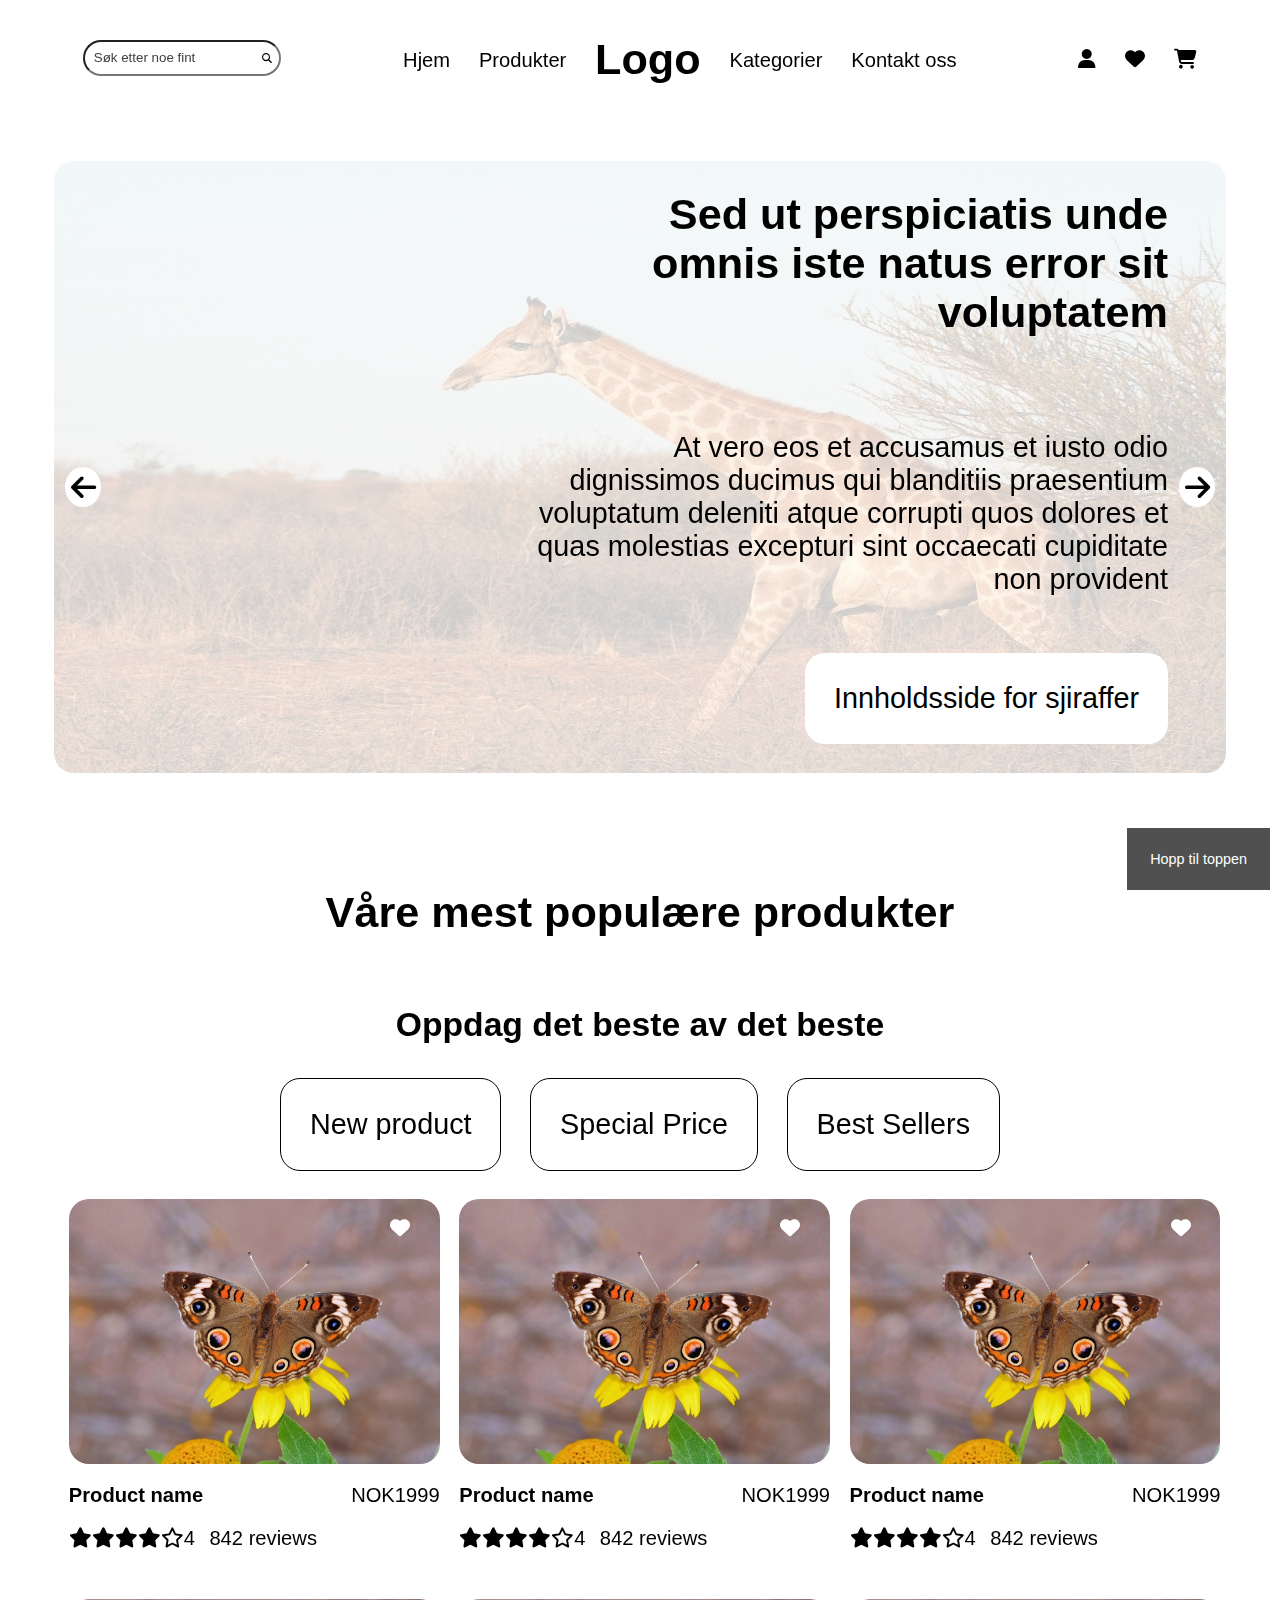
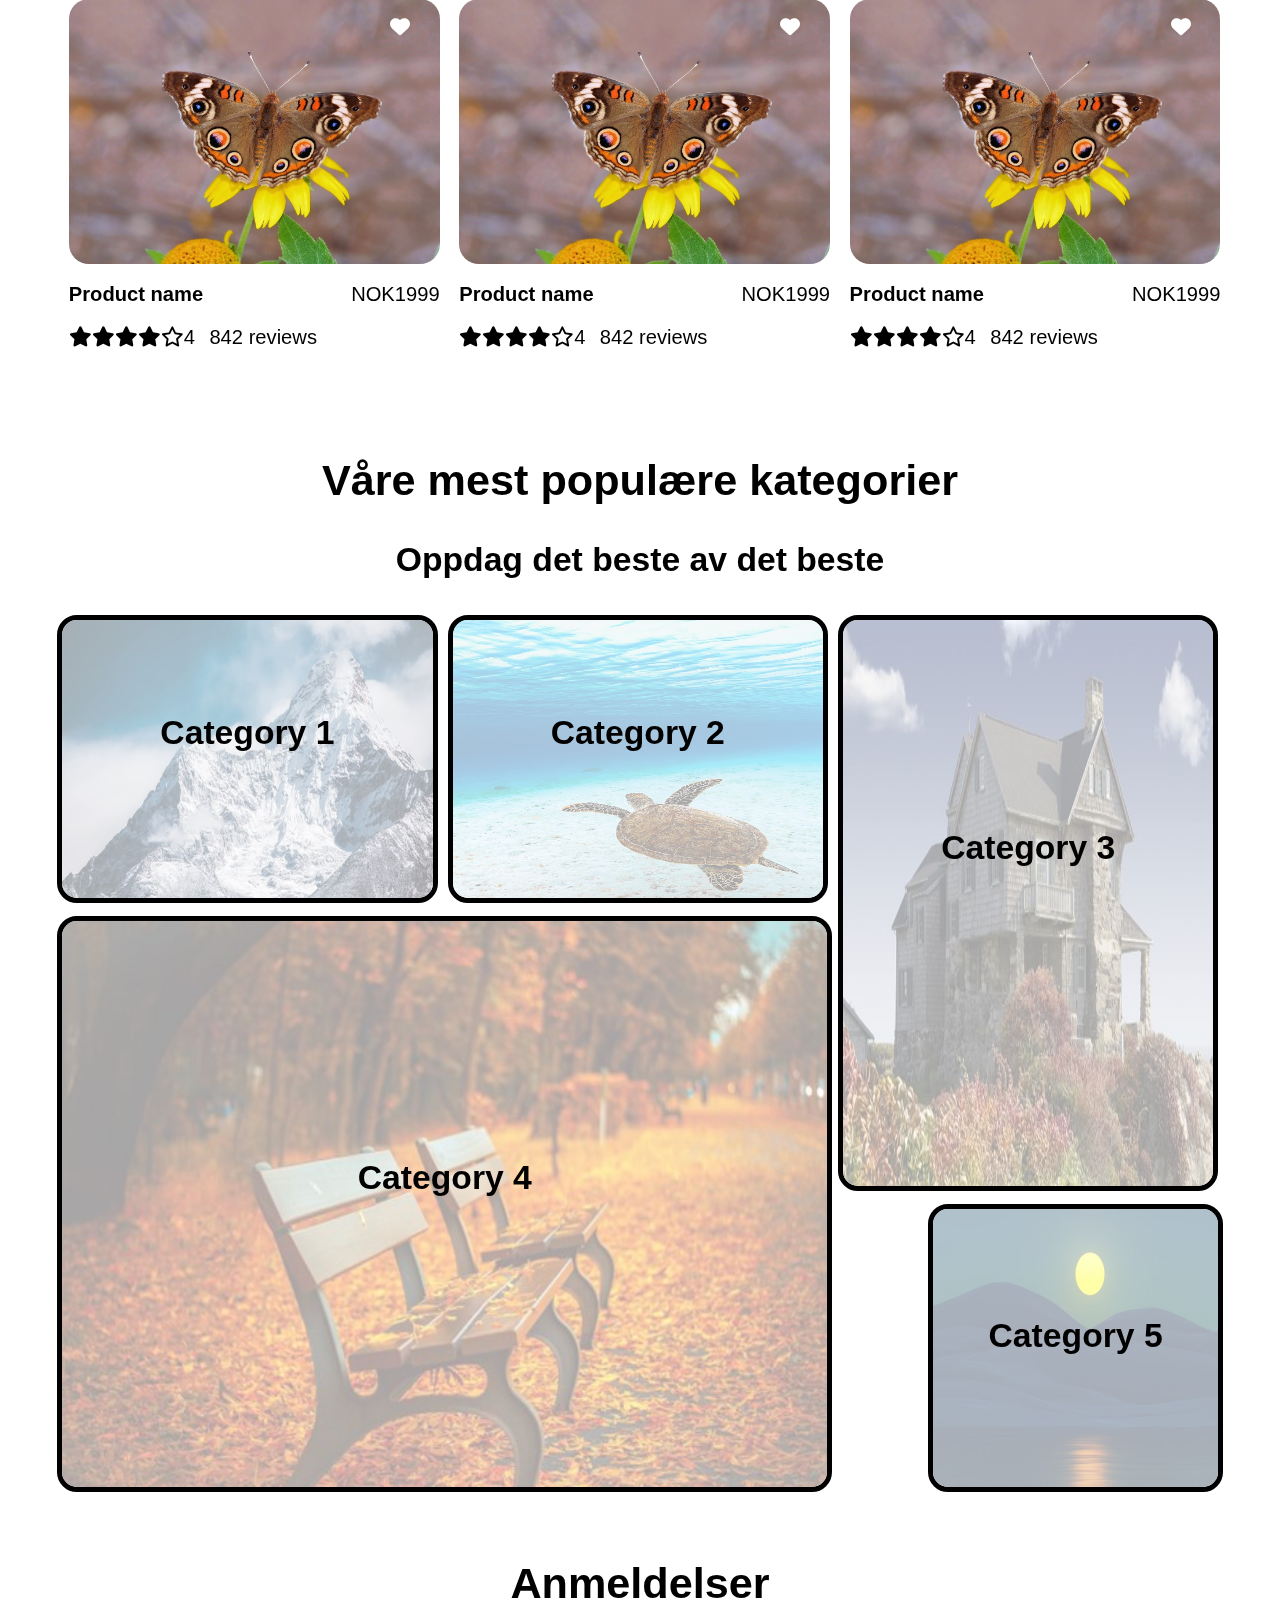
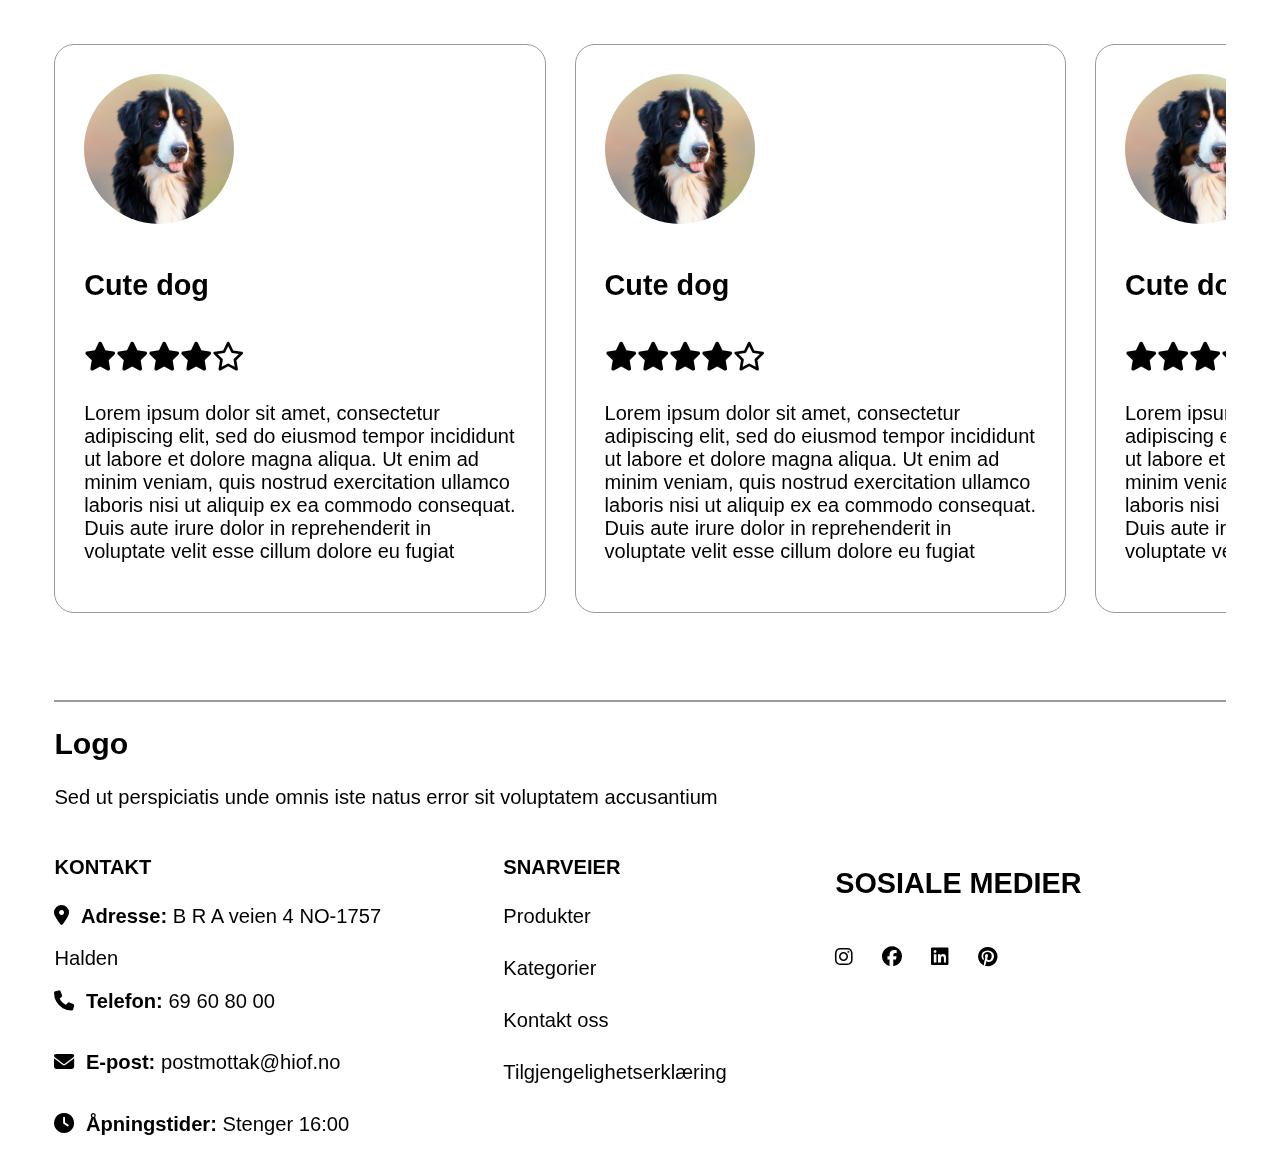
<file: index.html>
<!DOCTYPE html>
<html lang="no">
<head>
    <meta charset="UTF-8">
    <meta name="viewport" content="width=device-width, initial-scale=1.0">
    <meta name="description" content="Hovedsiden for Webutvikling Eksamen 2024.">
    <meta name="author" content="Daniel Karlsen">
    <link href="ikoner/css/fontawesome.css" rel="stylesheet">
    <link href="ikoner/css/brands.css" rel="stylesheet">
    <link href="ikoner/css/solid.css" rel="stylesheet">
    <link href="ikoner/css/regular.css" rel="stylesheet">
    <link rel="stylesheet" href="css/style.css">
    <title>Hovedside for Webutvikling Eksamen</title>
</head>
<body>
    <div id="container">
        <header>
            <nav class="skip">
                <ul>
                    <li><a tabindex="1" href="#popular_products">Hopp til hovedinnholdet</a></li>
                </ul>
            </nav>
            <label>
                <input type="search" placeholder="Søk etter noe fint">
                <i class="fa-solid fa-magnifying-glass magglass"></i>
            </label>
            <nav class="nav1">
                <ul>
                    <li><a href="index.html">Hjem</a></li>
                    <li><a href="#popular_products">Produkter</a></li>
                    <li><a href="index.html"><h1>Logo</h1></a></li>
                    <li><a href="#popular_categories">Kategorier</a></li>
                    <li><a href="#contact_information">Kontakt oss</a></li>
                </ul>
            </nav>
            <nav>
                <ul class="navul2">
                    <li><i class="fa-solid fa-user"></i></li>
                    <li><i class="fa-solid fa-heart"></i></li>
                    <li><a aria-label="Til handlekurven" href="checkout.html"><i class="fa-solid fa-cart-shopping"></i></a></li> <!--Lagt til aria label for skjermleser-->
                </ul>
            </nav>
        </header>

        <main>
            <section id="banner">
                <article>
                    <img src="img/giraffe.jpg" alt="Sjiraff som går rundt i savannen"> <!--Image by <a href="https://pixabay.com/users/makabera-6773476/?utm_source=link-attribution&utm_medium=referral&utm_campaign=image&utm_content=9146077">Markus Kammermann</a> from <a href="https://pixabay.com//?utm_source=link-attribution&utm_medium=referral&utm_campaign=image&utm_content=9146077">Pixabay</a>-->
                    <h2 lang="zxx">Sed ut perspiciatis unde omnis iste natus error sit voluptatem</h2>
                    <p lang="zxx">At vero eos et accusamus et iusto odio dignissimos ducimus qui blanditiis praesentium voluptatum deleniti atque corrupti quos dolores et quas molestias excepturi sint occaecati cupiditate non provident</p>
                    <a href="https://wwf.panda.org/discover/knowledge_hub/endangered_species/giraffe_intro/">Innholdsside for sjiraffer</a>
                    <i class="fa-solid fa-arrow-left leftarrow"></i>
                    <i class="fa-solid fa-arrow-right rightarrow"></i>
                </article>

                <article>
                    <img src="img/giraffe.jpg" alt="Sjiraff som går rundt i savannen"> <!--Image by <a href="https://pixabay.com/users/makabera-6773476/?utm_source=link-attribution&utm_medium=referral&utm_campaign=image&utm_content=9146077">Markus Kammermann</a> from <a href="https://pixabay.com//?utm_source=link-attribution&utm_medium=referral&utm_campaign=image&utm_content=9146077">Pixabay</a>-->
                    <h2 lang="zxx">Sed ut perspiciatis unde omnis iste natus error sit voluptatem</h2>
                    <p lang="zxx">At vero eos et accusamus et iusto odio dignissimos ducimus qui blanditiis praesentium voluptatum deleniti atque corrupti quos dolores et quas molestias excepturi sint occaecati cupiditate non provident</p>
                    <a href="https://wwf.panda.org/discover/knowledge_hub/endangered_species/giraffe_intro/">Innholdsside for sjiraffer</a>
                    <i class="fa-solid fa-arrow-left leftarrow"></i>
                    <i class="fa-solid fa-arrow-right rightarrow"></i>
                </article>

                <article>
                    <img src="img/giraffe.jpg" alt="Sjiraff som går rundt i savannen"> <!--Image by <a href="https://pixabay.com/users/makabera-6773476/?utm_source=link-attribution&utm_medium=referral&utm_campaign=image&utm_content=9146077">Markus Kammermann</a> from <a href="https://pixabay.com//?utm_source=link-attribution&utm_medium=referral&utm_campaign=image&utm_content=9146077">Pixabay</a>-->
                    <h2 lang="zxx">Sed ut perspiciatis unde omnis iste natus error sit voluptatem</h2>
                    <p lang="zxx">At vero eos et accusamus et iusto odio dignissimos ducimus qui blanditiis praesentium voluptatum deleniti atque corrupti quos dolores et quas molestias excepturi sint occaecati cupiditate non provident</p>
                    <a href="https://wwf.panda.org/discover/knowledge_hub/endangered_species/giraffe_intro/">Innholdsside for sjiraffer</a>
                    <i class="fa-solid fa-arrow-left leftarrow"></i>
                    <i class="fa-solid fa-arrow-right rightarrow"></i>
                </article>
            </section>

            <section id="popular_products">
                <h2>Våre mest populære produkter</h2>
                <h3>Oppdag det beste av det beste</h3>
                <nav id="product_category">
                    <a href="#popular_products">New product</a>
                    <a href="#popular_products">Special Price</a>
                    <a href="#popular_products">Best Sellers</a>
                </nav>

                <section id="product_grid">
                    <article id="product1" class="productsingrid" itemscope itemtype="https://schema.org/Product">
                        <i class="fa-solid fa-heart"></i>
                        <a tabindex="-1" href="product.html"><img itemprop="image" src="img/butterfly.jpg" alt="Sommerfugl som sitter oppå en gul blomst"> <!--Image by <a href="https://pixabay.com/users/anselmo7511-43046719/?utm_source=link-attribution&utm_medium=referral&utm_campaign=image&utm_content=9093549">Anselmo Rodrigues</a> from <a href="https://pixabay.com//?utm_source=link-attribution&utm_medium=referral&utm_campaign=image&utm_content=9093549">Pixabay</a>--></a>
                        <!--Fjerner tabindex på bildet for å unngå masse unødvendig tabbing-->
                        <h4 itemprop="name"><a href="product.html" lang="en">Product name</a><span itemprop="offers" itemscope itemtype="https://schema.org/Offer"><span itemprop="priceCurrency">NOK</span><span itemprop="price">1999</span></span></h4>
                        <ul class="stars" itemprop="aggregateRating" itemscope itemtype="https://schema.org/AggregateRating">
                            <li><i class="fa-solid fa-star"></i></li>
                            <li><i class="fa-solid fa-star"></i></li>
                            <li><i class="fa-solid fa-star"></i></li>
                            <li><i class="fa-solid fa-star"></i></li>
                            <li><i class="fa-regular fa-star"></i></li>
                            <li itemprop="ratingValue">4</li>
                            <li lang="en"><span itemprop="reviewCount">842</span> reviews</li>
                        </ul>
                    </article>

                    <article id="product2" class="productsingrid" itemscope itemtype="https://schema.org/Product">
                        <i class="fa-solid fa-heart"></i>
                        <a tabindex="-1" href="product.html"><img itemprop="image" src="img/butterfly.jpg" alt="Sommerfugl som sitter oppå en gul blomst"> <!--Image by <a href="https://pixabay.com/users/anselmo7511-43046719/?utm_source=link-attribution&utm_medium=referral&utm_campaign=image&utm_content=9093549">Anselmo Rodrigues</a> from <a href="https://pixabay.com//?utm_source=link-attribution&utm_medium=referral&utm_campaign=image&utm_content=9093549">Pixabay</a>--></a>
                        <!--Fjerner tabindex på bildet for å unngå masse unødvendig tabbing-->
                        <h4 itemprop="name"><a href="product.html" lang="en">Product name</a><span itemprop="offers" itemscope itemtype="https://schema.org/Offer"><span itemprop="priceCurrency">NOK</span><span itemprop="price">1999</span></span></h4>
                        <ul class="stars" itemprop="aggregateRating" itemscope itemtype="https://schema.org/AggregateRating">
                            <li><i class="fa-solid fa-star"></i></li>
                            <li><i class="fa-solid fa-star"></i></li>
                            <li><i class="fa-solid fa-star"></i></li>
                            <li><i class="fa-solid fa-star"></i></li>
                            <li><i class="fa-regular fa-star"></i></li>
                            <li itemprop="ratingValue">4</li>
                            <li lang="en"><span itemprop="reviewCount">842</span> reviews</li>
                        </ul>
                    </article>

                    <article id="product3" class="productsingrid" itemscope itemtype="https://schema.org/Product">
                        <i class="fa-solid fa-heart"></i>
                        <a tabindex="-1" href="product.html"><img itemprop="image" src="img/butterfly.jpg" alt="Sommerfugl som sitter oppå en gul blomst"> <!--Image by <a href="https://pixabay.com/users/anselmo7511-43046719/?utm_source=link-attribution&utm_medium=referral&utm_campaign=image&utm_content=9093549">Anselmo Rodrigues</a> from <a href="https://pixabay.com//?utm_source=link-attribution&utm_medium=referral&utm_campaign=image&utm_content=9093549">Pixabay</a>--></a>
                        <!--Fjerner tabindex på bildet for å unngå masse unødvendig tabbing-->
                        <h4 itemprop="name"><a href="product.html" lang="en">Product name</a><span itemprop="offers" itemscope itemtype="https://schema.org/Offer"><span itemprop="priceCurrency">NOK</span><span itemprop="price">1999</span></span></h4>
                        <ul class="stars" itemprop="aggregateRating" itemscope itemtype="https://schema.org/AggregateRating">
                            <li><i class="fa-solid fa-star"></i></li>
                            <li><i class="fa-solid fa-star"></i></li>
                            <li><i class="fa-solid fa-star"></i></li>
                            <li><i class="fa-solid fa-star"></i></li>
                            <li><i class="fa-regular fa-star"></i></li>
                            <li itemprop="ratingValue">4</li>
                            <li lang="en"><span itemprop="reviewCount">842</span> reviews</li>
                        </ul>
                    </article>

                    <article id="product4" class="productsingrid" itemscope itemtype="https://schema.org/Product">
                        <i class="fa-solid fa-heart"></i>
                        <a tabindex="-1" href="product.html"><img itemprop="image" src="img/butterfly.jpg" alt="Sommerfugl som sitter oppå en gul blomst"> <!--Image by <a href="https://pixabay.com/users/anselmo7511-43046719/?utm_source=link-attribution&utm_medium=referral&utm_campaign=image&utm_content=9093549">Anselmo Rodrigues</a> from <a href="https://pixabay.com//?utm_source=link-attribution&utm_medium=referral&utm_campaign=image&utm_content=9093549">Pixabay</a>--></a>
                        <!--Fjerner tabindex på bildet for å unngå masse unødvendig tabbing-->
                        <h4 itemprop="name"><a href="product.html" lang="en">Product name</a><span itemprop="offers" itemscope itemtype="https://schema.org/Offer"><span itemprop="priceCurrency">NOK</span><span itemprop="price">1999</span></span></h4>
                        <ul class="stars" itemprop="aggregateRating" itemscope itemtype="https://schema.org/AggregateRating">
                            <li><i class="fa-solid fa-star"></i></li>
                            <li><i class="fa-solid fa-star"></i></li>
                            <li><i class="fa-solid fa-star"></i></li>
                            <li><i class="fa-solid fa-star"></i></li>
                            <li><i class="fa-regular fa-star"></i></li>
                            <li itemprop="ratingValue">4</li>
                            <li lang="en"><span itemprop="reviewCount">842</span> reviews</li>
                        </ul>
                    </article>

                    <article id="product5" class="productsingrid" itemscope itemtype="https://schema.org/Product">
                        <i class="fa-solid fa-heart"></i>
                        <a tabindex="-1" href="product.html"><img itemprop="image" src="img/butterfly.jpg" alt="Sommerfugl som sitter oppå en gul blomst"> <!--Image by <a href="https://pixabay.com/users/anselmo7511-43046719/?utm_source=link-attribution&utm_medium=referral&utm_campaign=image&utm_content=9093549">Anselmo Rodrigues</a> from <a href="https://pixabay.com//?utm_source=link-attribution&utm_medium=referral&utm_campaign=image&utm_content=9093549">Pixabay</a>--></a>
                        <!--Fjerner tabindex på bildet for å unngå masse unødvendig tabbing-->
                        <h4 itemprop="name"><a href="product.html" lang="en">Product name</a><span itemprop="offers" itemscope itemtype="https://schema.org/Offer"><span itemprop="priceCurrency">NOK</span><span itemprop="price">1999</span></span></h4>
                        <ul class="stars" itemprop="aggregateRating" itemscope itemtype="https://schema.org/AggregateRating">
                            <li><i class="fa-solid fa-star"></i></li>
                            <li><i class="fa-solid fa-star"></i></li>
                            <li><i class="fa-solid fa-star"></i></li>
                            <li><i class="fa-solid fa-star"></i></li>
                            <li><i class="fa-regular fa-star"></i></li>
                            <li itemprop="ratingValue">4</li>
                            <li lang="en"><span itemprop="reviewCount">842</span> reviews</li>
                        </ul>
                    </article>

                    <article id="product6" class="productsingrid" itemscope itemtype="https://schema.org/Product">
                        <i class="fa-solid fa-heart"></i>
                        <a tabindex="-1" href="product.html"><img itemprop="image" src="img/butterfly.jpg" alt="Sommerfugl som sitter oppå en gul blomst"> <!--Image by <a href="https://pixabay.com/users/anselmo7511-43046719/?utm_source=link-attribution&utm_medium=referral&utm_campaign=image&utm_content=9093549">Anselmo Rodrigues</a> from <a href="https://pixabay.com//?utm_source=link-attribution&utm_medium=referral&utm_campaign=image&utm_content=9093549">Pixabay</a>--></a>
                        <!--Fjerner tabindex på bildet for å unngå masse unødvendig tabbing-->
                        <h4 itemprop="name"><a href="product.html" lang="en">Product name</a><span itemprop="offers" itemscope itemtype="https://schema.org/Offer"><span itemprop="priceCurrency">NOK</span><span itemprop="price">1999</span></span></h4>
                        <ul class="stars" itemprop="aggregateRating" itemscope itemtype="https://schema.org/AggregateRating">
                            <li><i class="fa-solid fa-star"></i></li>
                            <li><i class="fa-solid fa-star"></i></li>
                            <li><i class="fa-solid fa-star"></i></li>
                            <li><i class="fa-solid fa-star"></i></li>
                            <li><i class="fa-regular fa-star"></i></li>
                            <li itemprop="ratingValue">4</li>
                            <li lang="en"><span itemprop="reviewCount">842</span> reviews</li>
                        </ul>
                    </article>
                </section>
            </section>

            <section id="popular_categories">
                <h2>Våre mest populære kategorier</h2>
                <h3>Oppdag det beste av det beste</h3>
                <article id="ctg1">
                    <img src="img/mountain_blur.jpg" alt="Stort fjell dekket med snø"> <!--https://pixabay.com/photos/ama-dablam-snow-mountain-peak-2064522/-->
                    <h3 lang="en">Category 1</h3>
                </article>
                <article id="ctg2">
                    <img src="img/seaturtle_blur.jpg" alt="Havskilpadde svømmer i vannet"> <!--Image by <a href="https://pixabay.com/users/kanenori-4749850/?utm_source=link-attribution&utm_medium=referral&utm_campaign=image&utm_content=8199770">Kanenori</a> from <a href="https://pixabay.com//?utm_source=link-attribution&utm_medium=referral&utm_campaign=image&utm_content=8199770">Pixabay</a>-->
                    <h3 lang="en">Category 2</h3>
                </article>
                <article id="ctg3">
                    <img src="img/house_blur.jpg" alt="Hus ved buskete omgivelser"> <!--Image by <a href="https://pixabay.com/users/frankyfromgermany-64960/?utm_source=link-attribution&utm_medium=referral&utm_campaign=image&utm_content=540796">Frank Winkler</a> from <a href="https://pixabay.com//?utm_source=link-attribution&utm_medium=referral&utm_campaign=image&utm_content=540796">Pixabay</a>-->
                    <h3 lang="en">Category 3</h3>
                </article>
                <article id="ctg4">
                    <img src="img/benches_blur.jpg" alt="Trebenker omrundet av høstblader"> <!--Image by <a href="https://pixabay.com/users/pepperminting-633504/?utm_source=link-attribution&utm_medium=referral&utm_campaign=image&utm_content=560435">Pepper Mint</a> from <a href="https://pixabay.com//?utm_source=link-attribution&utm_medium=referral&utm_campaign=image&utm_content=560435">Pixabay</a>-->
                    <h3 lang="en">Category 4</h3>
                </article>
                <article id="ctg5">
                    <img src="img/moon_blur.jpg" alt="Sjø uten bølger der månelyset reflekterer på vannet"> <!--Image by <a href="https://pixabay.com/users/cdd20-1193381/?utm_source=link-attribution&utm_medium=referral&utm_campaign=image&utm_content=6839521">愚木混株 Cdd20</a> from <a href="https://pixabay.com//?utm_source=link-attribution&utm_medium=referral&utm_campaign=image&utm_content=6839521">Pixabay</a>-->
                    <h3 lang="en">Category 5</h3>
                </article>
            </section>

            <section id="anmeldelser">
                <h2>Anmeldelser</h2>
                <section class="scroll-container">
                    <article class="anm">
                        <img src="img/dog.jpg" alt="Søt svart, hvit og og brun hund med tunga ut"> <!--Image by <a href="https://pixabay.com/users/beatriz57-189088/?utm_source=link-attribution&utm_medium=referral&utm_campaign=image&utm_content=287420">Beatrix Döring</a> from <a href="https://pixabay.com//?utm_source=link-attribution&utm_medium=referral&utm_campaign=image&utm_content=287420">Pixabay</a>-->
                        <h4 class="dogtitle" lang="en">Cute dog</h4>
                        <ul class="stars">
                            <li><i class="fa-solid fa-star"></i></li>
                            <li><i class="fa-solid fa-star"></i></li>
                            <li><i class="fa-solid fa-star"></i></li>
                            <li><i class="fa-solid fa-star"></i></li>
                            <li><i class="fa-regular fa-star"></i></li>
                        </ul>
                        <p lang="zxx">Lorem ipsum dolor sit amet, consectetur adipiscing elit, sed do eiusmod tempor incididunt ut labore et dolore magna aliqua. Ut enim ad minim veniam, quis nostrud exercitation ullamco laboris nisi ut aliquip ex ea commodo consequat. Duis aute irure dolor in reprehenderit in voluptate velit esse cillum dolore eu fugiat</p>
                    </article>

                    <article class="anm">
                        <img src="img/dog.jpg" alt="Søt svart, hvit og og brun hund med tunga ut"> <!--Image by <a href="https://pixabay.com/users/beatriz57-189088/?utm_source=link-attribution&utm_medium=referral&utm_campaign=image&utm_content=287420">Beatrix Döring</a> from <a href="https://pixabay.com//?utm_source=link-attribution&utm_medium=referral&utm_campaign=image&utm_content=287420">Pixabay</a>-->
                        <h4 class="dogtitle" lang="en">Cute dog</h4>
                        <ul class="stars">
                            <li><i class="fa-solid fa-star"></i></li>
                            <li><i class="fa-solid fa-star"></i></li>
                            <li><i class="fa-solid fa-star"></i></li>
                            <li><i class="fa-solid fa-star"></i></li>
                            <li><i class="fa-regular fa-star"></i></li>
                        </ul>
                        <p lang="zxx">Lorem ipsum dolor sit amet, consectetur adipiscing elit, sed do eiusmod tempor incididunt ut labore et dolore magna aliqua. Ut enim ad minim veniam, quis nostrud exercitation ullamco laboris nisi ut aliquip ex ea commodo consequat. Duis aute irure dolor in reprehenderit in voluptate velit esse cillum dolore eu fugiat</p>
                    </article>

                    <article class="anm">
                        <img src="img/dog.jpg" alt="Søt svart, hvit og og brun hund med tunga ut"> <!--Image by <a href="https://pixabay.com/users/beatriz57-189088/?utm_source=link-attribution&utm_medium=referral&utm_campaign=image&utm_content=287420">Beatrix Döring</a> from <a href="https://pixabay.com//?utm_source=link-attribution&utm_medium=referral&utm_campaign=image&utm_content=287420">Pixabay</a>-->
                        <h4 class="dogtitle" lang="en">Cute dog</h4>
                        <ul class="stars">
                            <li><i class="fa-solid fa-star"></i></li>
                            <li><i class="fa-solid fa-star"></i></li>
                            <li><i class="fa-solid fa-star"></i></li>
                            <li><i class="fa-solid fa-star"></i></li>
                            <li><i class="fa-regular fa-star"></i></li>
                        </ul>
                        <p lang="zxx">Lorem ipsum dolor sit amet, consectetur adipiscing elit, sed do eiusmod tempor incididunt ut labore et dolore magna aliqua. Ut enim ad minim veniam, quis nostrud exercitation ullamco laboris nisi ut aliquip ex ea commodo consequat. Duis aute irure dolor in reprehenderit in voluptate velit esse cillum dolore eu fugiat</p>
                    </article>

                    <article class="anm">
                        <img src="img/dog.jpg" alt="Søt svart, hvit og og brun hund med tunga ut"> <!--Image by <a href="https://pixabay.com/users/beatriz57-189088/?utm_source=link-attribution&utm_medium=referral&utm_campaign=image&utm_content=287420">Beatrix Döring</a> from <a href="https://pixabay.com//?utm_source=link-attribution&utm_medium=referral&utm_campaign=image&utm_content=287420">Pixabay</a>-->
                        <h4 class="dogtitle" lang="en">Cute dog</h4>
                        <ul class="stars">
                            <li><i class="fa-solid fa-star"></i></li>
                            <li><i class="fa-solid fa-star"></i></li>
                            <li><i class="fa-solid fa-star"></i></li>
                            <li><i class="fa-solid fa-star"></i></li>
                            <li><i class="fa-regular fa-star"></i></li>
                        </ul>
                        <p lang="zxx">Lorem ipsum dolor sit amet, consectetur adipiscing elit, sed do eiusmod tempor incididunt ut labore et dolore magna aliqua. Ut enim ad minim veniam, quis nostrud exercitation ullamco laboris nisi ut aliquip ex ea commodo consequat. Duis aute irure dolor in reprehenderit in voluptate velit esse cillum dolore eu fugiat</p>
                    </article>
                </section>
            </section>
        </main>

        <footer id="contact_information">
            <section id="logo_og_ingress">
                <h2>Logo</h2>
                <p lang="zxx">Sed ut perspiciatis unde omnis iste natus error sit voluptatem accusantium</p>
            </section>
            <section id="kontakt">
                <h4>KONTAKT</h4>
                <ul>
                    <li><i class="fa-solid fa-location-dot"></i><span>Adresse:</span> B R A veien 4 NO-1757 Halden</li>
                    <li><i class="fa-solid fa-phone"></i><span>Telefon:</span> 69 60 80 00</li>
                    <li><i class="fa-solid fa-envelope"></i><span>E-post:</span> postmottak@hiof.no</li>
                    <li><i class="fa-solid fa-clock"></i><span>Åpningstider:</span> Stenger 16:00</li>
                </ul>
            </section>
            <section id="snarveier">
                <h4>SNARVEIER</h4>
                <ul>
                    <li><a href="index.html#popular_products">Produkter</a></li>
                    <li><a href="index.html#popular_categories">Kategorier</a></li>
                    <li><a href="#contact_information">Kontakt oss</a></li>
                    <li><a href="https://hiof-my.sharepoint.com/:x:/g/personal/danielpk_hiof_no/EQgp2exlw7JMmf4SCXgXJ5gBF4OPOUM6o4IUt2bwUR2Wcw">Tilgjengelighetserklæring</a></li>
                </ul>
            </section>
            <section id="sosiale_medier">
                <h4>SOSIALE MEDIER</h4>
                <ul>
                    <li><a aria-label="Link til Instagram" href="https://www.instagram.com/"><i class="fa-brands fa-instagram"></i></a></li> <!--Lagt til aria label for skjermleser-->
                    <li><a aria-label="Link til Facebook" href="https://www.facebook.com/"><i class="fa-brands fa-facebook"></i></a></li> <!--Lagt til aria label for skjermleser-->
                    <li><a aria-label="Link til LinkedIn" href="https://www.linkedin.com/"><i class="fa-brands fa-linkedin"></i></a></li> <!--Lagt til aria label for skjermleser-->
                    <li><a aria-label="Link tiL Pinterest" href="https://no.pinterest.com/"><i class="fa-brands fa-pinterest"></i></a></li> <!--Lagt til aria label for skjermleser-->
                </ul>
            </section>
            <a href="#container" id="skiptop">Hopp til toppen</a>
        </footer>
    </div> 
</body>
</html>
</file>
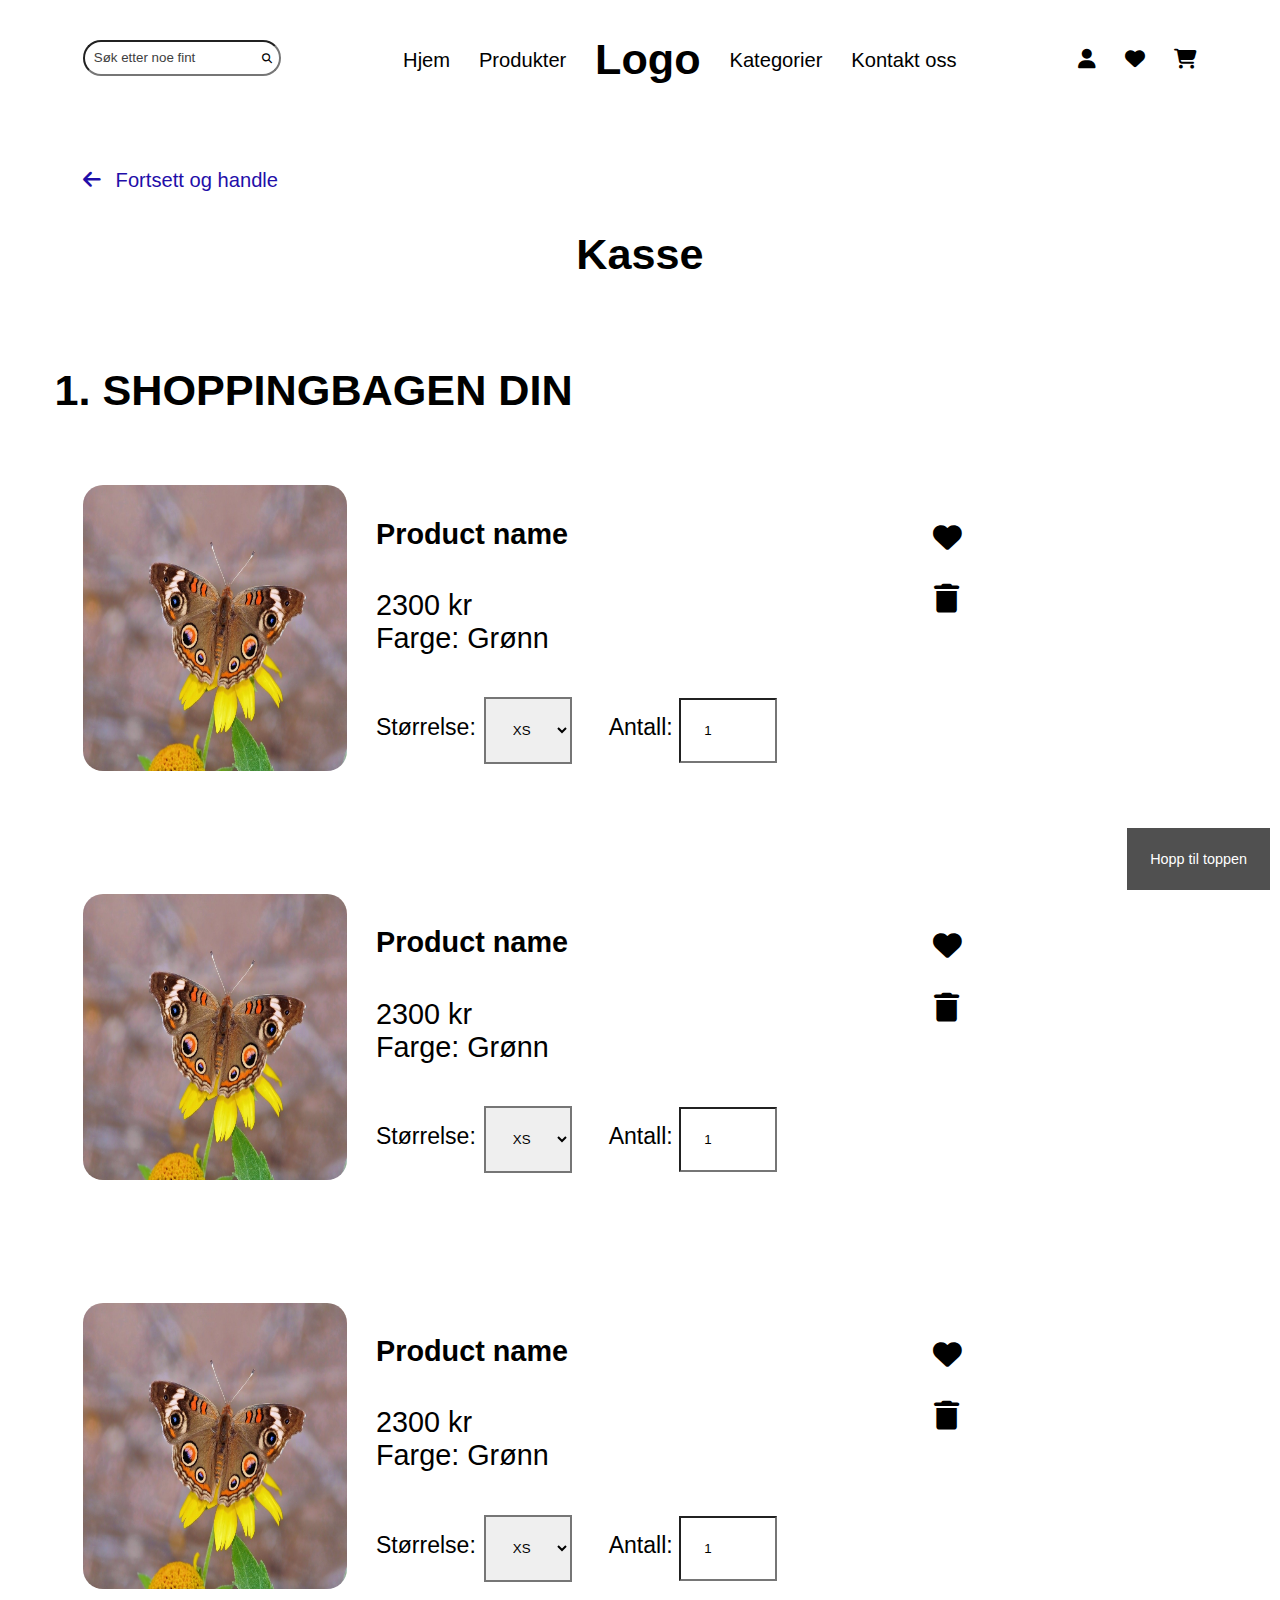
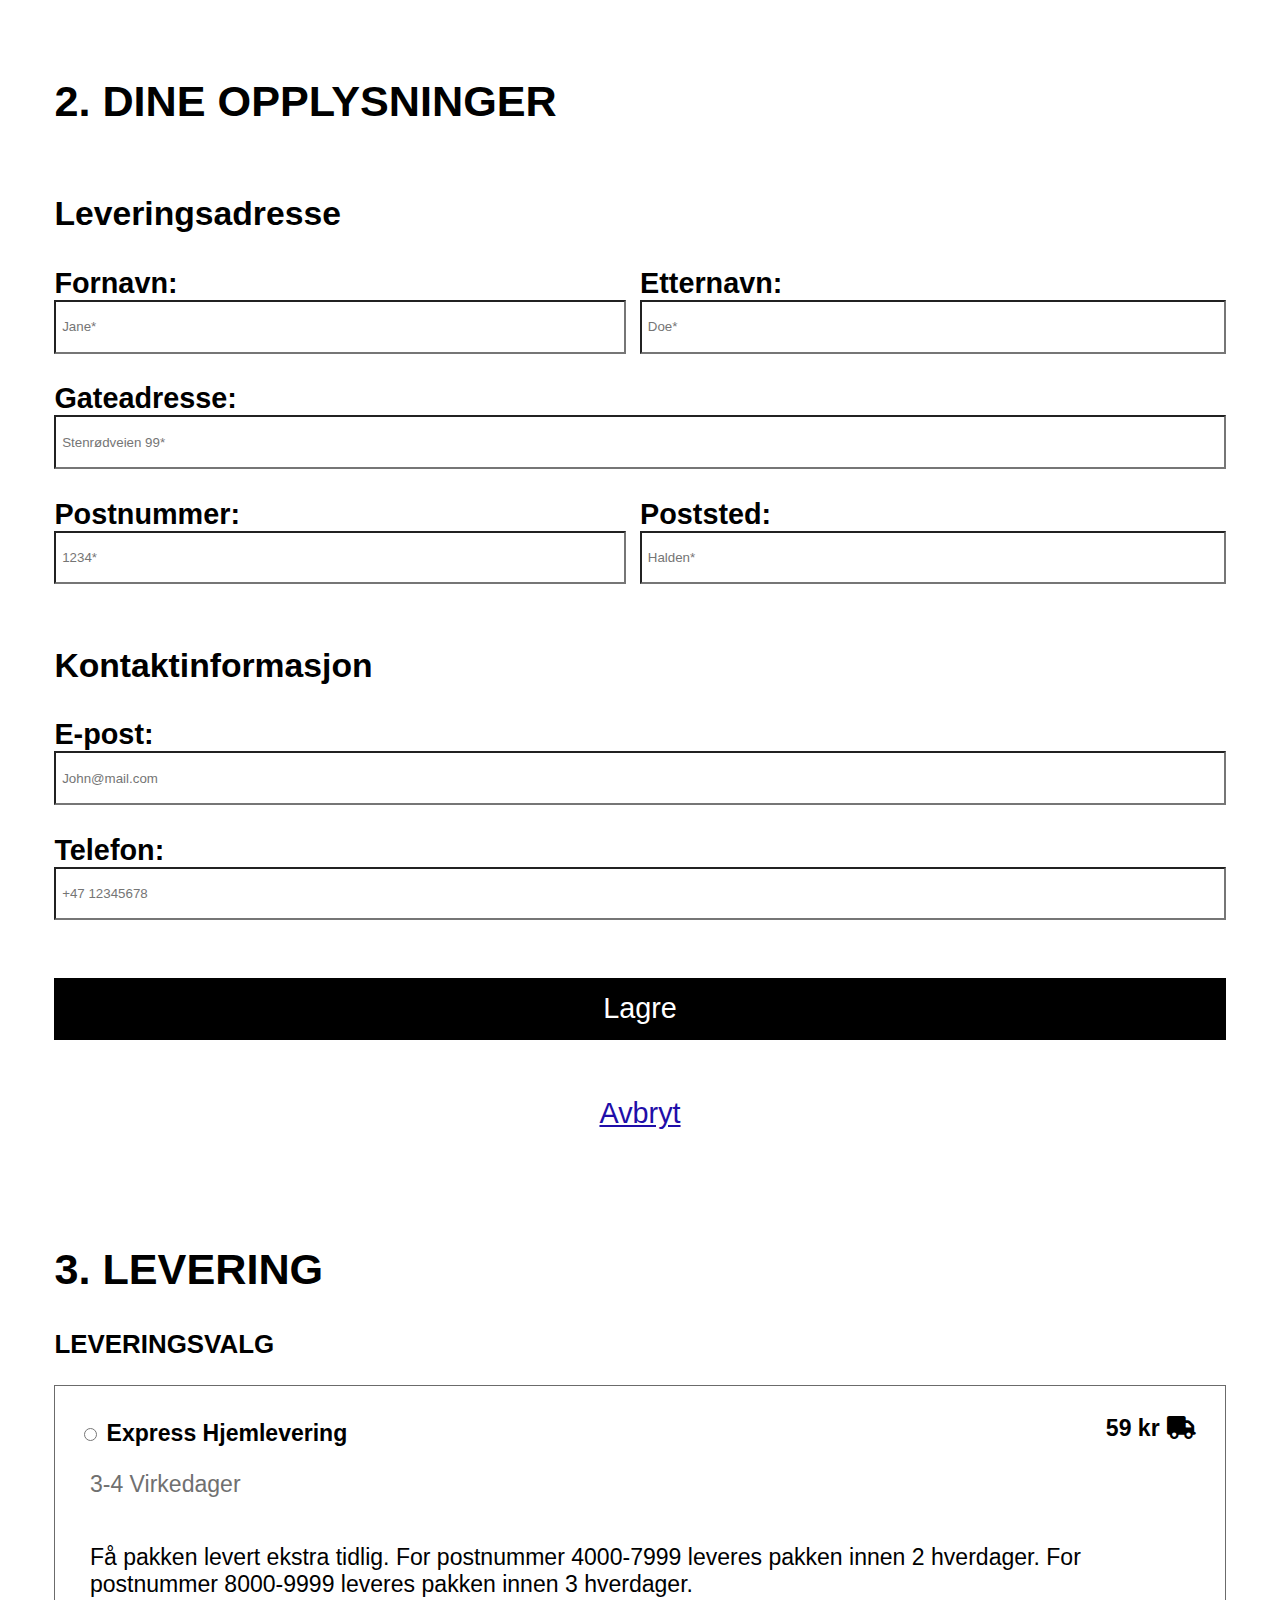
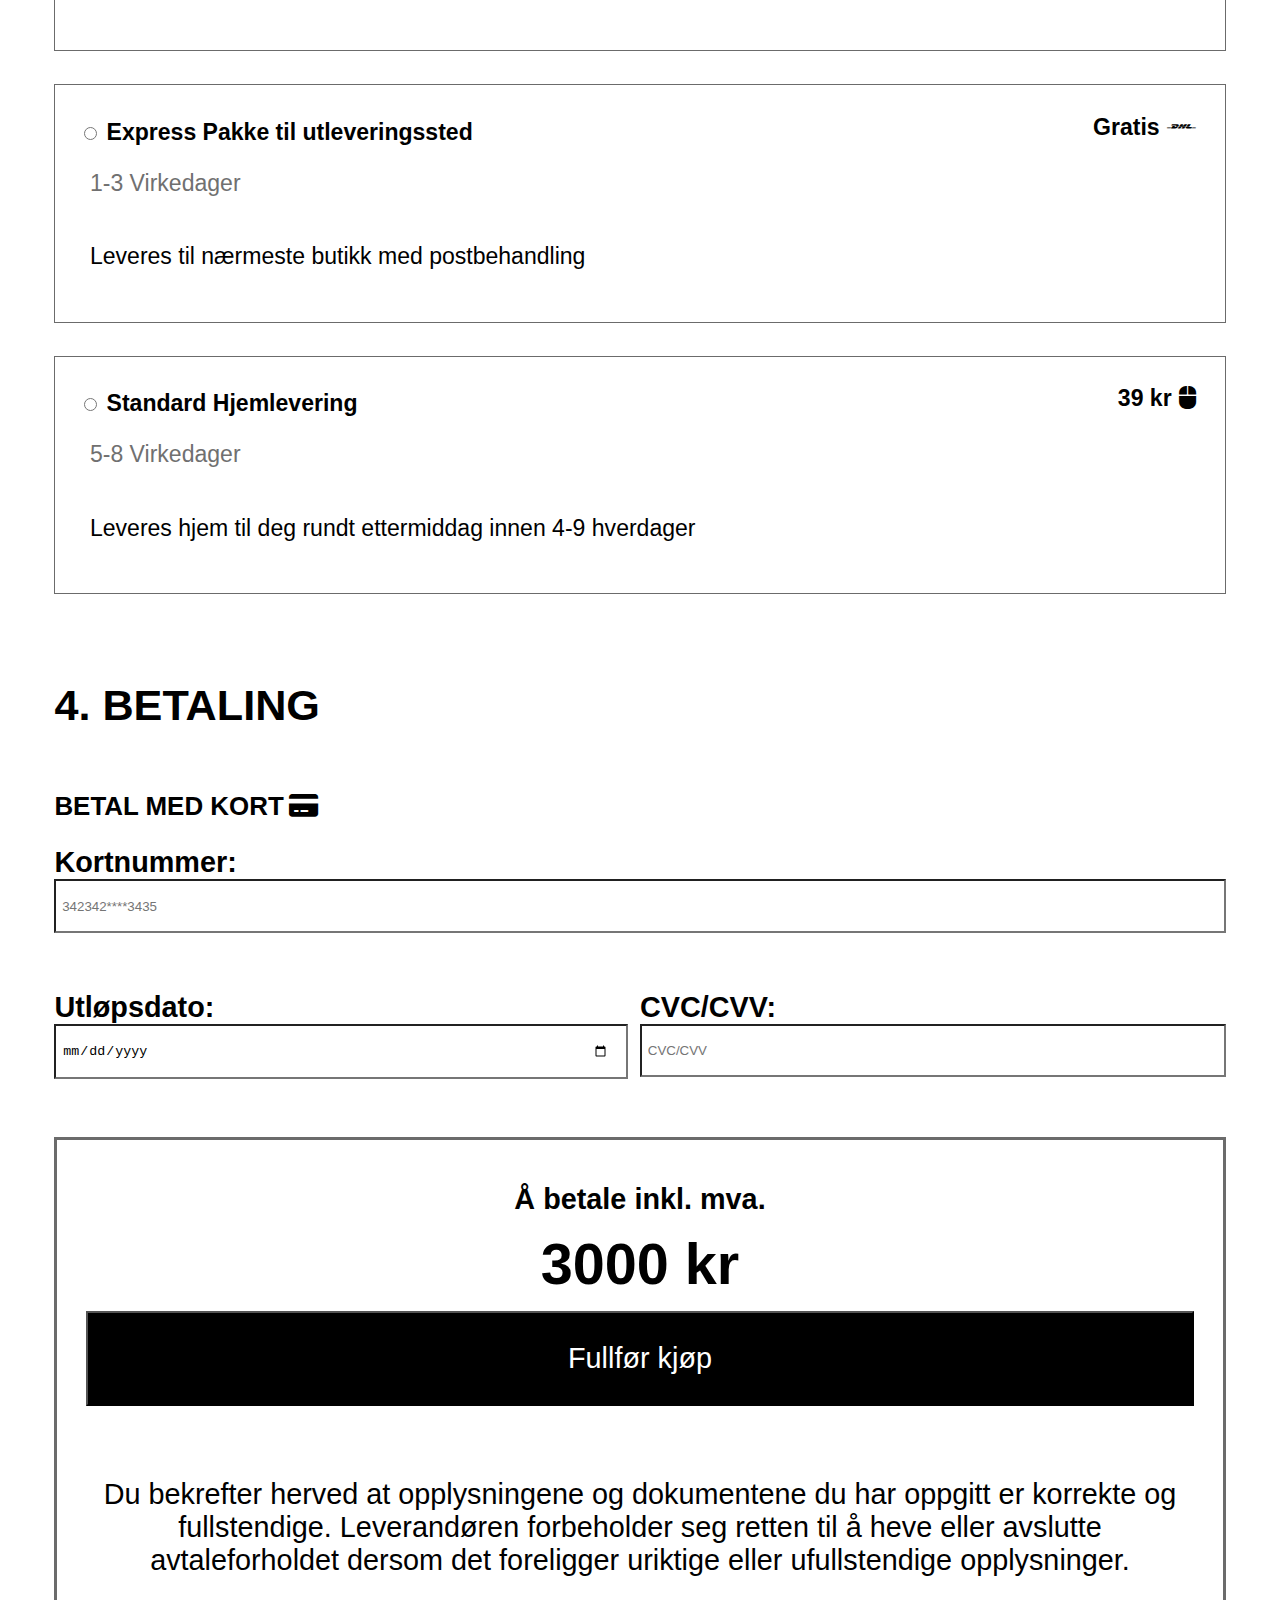
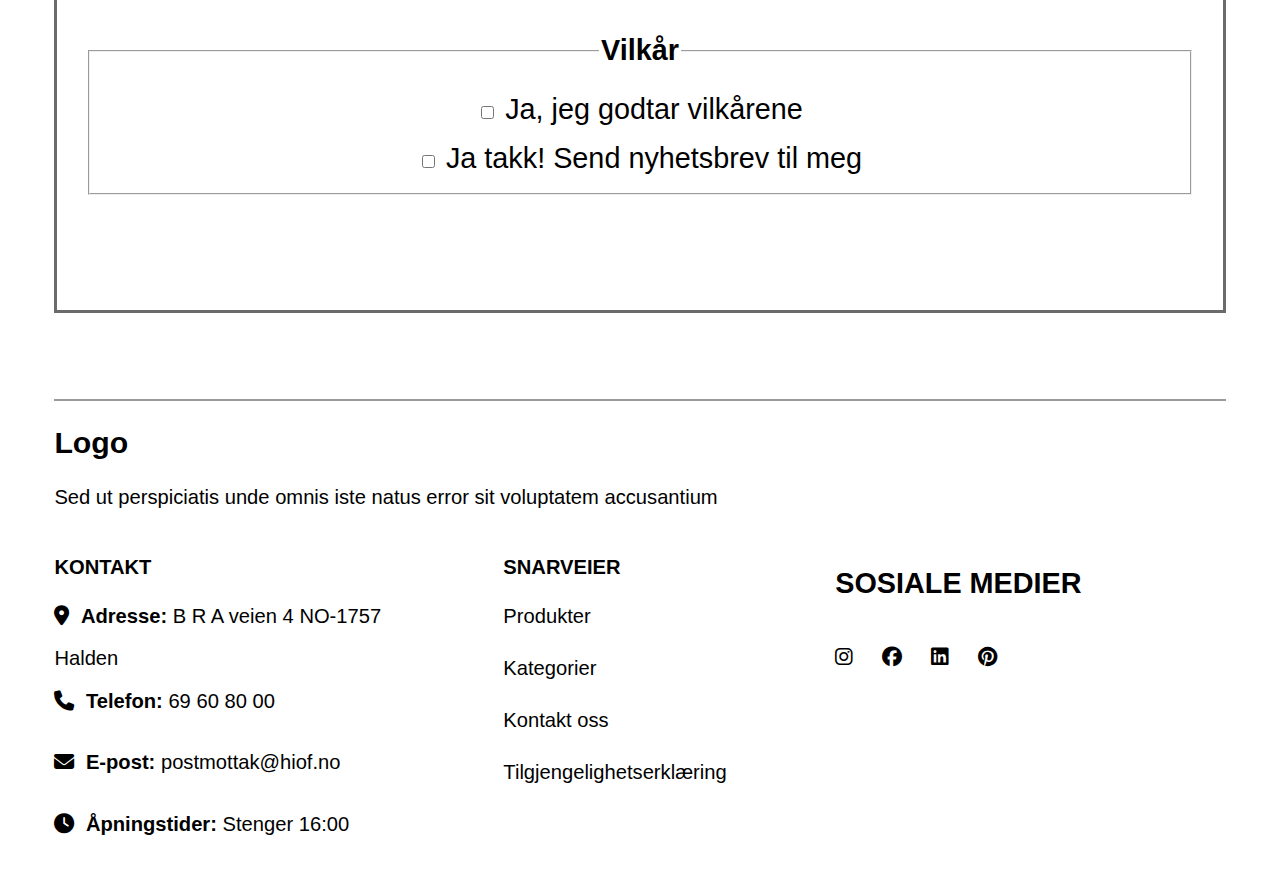
<file: checkout.html>
<!DOCTYPE html>
<html lang="no">
<head>
    <meta charset="UTF-8">
    <meta name="viewport" content="width=device-width, initial-scale=1.0">
    <meta name="description" content="Handlekurvsiden for Webutvikling Eksamen 2024.">
    <meta name="author" content="Daniel Karlsen">
    <link href="ikoner/css/fontawesome.css" rel="stylesheet">
    <link href="ikoner/css/brands.css" rel="stylesheet">
    <link href="ikoner/css/solid.css" rel="stylesheet">
    <link href="ikoner/css/regular.css" rel="stylesheet">
    <link rel="stylesheet" href="css/style.css">
    <title>Produktside for Webutvkling Eksamen</title>
</head>
<body>
    <div id="container">
        <header>
            <nav class="skip">
                <ul>
                    <li><a tabindex="1" href="#shopbag">Hopp til hovedinnholdet</a></li>
                </ul>
            </nav>
            <label>
                <input type="search" placeholder="Søk etter noe fint">
                <i class="fa-solid fa-magnifying-glass magglass"></i>
            </label>
            <nav class="nav1">
                <ul>
                    <li><a href="index.html">Hjem</a></li>
                    <li><a href="index.html#popular_products">Produkter</a></li>
                    <li><a href="index.html"><h1>Logo</h1></a></li>
                    <li><a href="index.html#popular_categories">Kategorier</a></li>
                    <li><a href="#contact_information">Kontakt oss</a></li>
                </ul>
            </nav>
            <nav>
                <ul class="navul2">
                    <li><i class="fa-solid fa-user"></i></li>
                    <li><i class="fa-solid fa-heart"></i></li>
                    <li><a aria-label="Til handlekurven" href="checkout.html"><i class="fa-solid fa-cart-shopping"></i></a></li> <!--Lagt til aria label for skjermleser-->
                </ul>
            </nav>
        </header>

        <main>
            <form method="post" action="#">
                <a id="fortogh" href="index.html"><i class="fa-solid fa-arrow-left"></i>Fortsett og handle</a>
                <h2 id="cart">Kasse</h2>
                <section id="shopbag">
                    <h2>1. SHOPPINGBAGEN DIN</h2>
                    <article class="myitems">
                        <a tabindex="-1" href="product.html"><img src="img/butterfly.jpg" alt="Sommerfugl som sitter oppå en gul blomst"> <!--Image by <a href="https://pixabay.com/users/anselmo7511-43046719/?utm_source=link-attribution&utm_medium=referral&utm_campaign=image&utm_content=9093549">Anselmo Rodrigues</a> from <a href="https://pixabay.com//?utm_source=link-attribution&utm_medium=referral&utm_campaign=image&utm_content=9093549">Pixabay</a>--></a>
                        <section class="prodinfo">
                            <h4><a href="product.html" lang="en">Product name</a></h4>
                            <p>2300 kr</p>
                            <p>Farge: <span>Grønn</span></p>
                        </section>
                        <section class="size_and_amount">
                            <h4 class="stor"><label for="size1">Størrelse:</label></h4>
                            <select id="size1" name="size1">
                                <option value="xs">XS</option> <!--https://stackoverflow.com/questions/9447134/default-text-which-wont-be-shown-in-drop-down-list-->
                                <option value="s">S</option>
                                <option value="m">M</option> <!--https://www.w3schools.com/tags/tag_select.asp-->
                                <option value="l">L</option>
                                <option value="xl">XL</option>
                            </select>
                            <label>
                                Antall:
                                <input class="amofproc" type="number" value="1" min="1" max="10" name="amount" required>
                            </label>
                        </section>
                        <i class="fa-solid fa-heart"></i>
                        <i class="fa-solid fa-trash"></i>
                    </article>

                    <article class="myitems">
                        <a tabindex="-1" href="product.html"><img src="img/butterfly.jpg" alt="Sommerfugl som sitter oppå en gul blomst"> <!--Image by <a href="https://pixabay.com/users/anselmo7511-43046719/?utm_source=link-attribution&utm_medium=referral&utm_campaign=image&utm_content=9093549">Anselmo Rodrigues</a> from <a href="https://pixabay.com//?utm_source=link-attribution&utm_medium=referral&utm_campaign=image&utm_content=9093549">Pixabay</a>--></a>
                        <section class="prodinfo">
                            <h4><a href="product.html" lang="en">Product name</a></h4>
                            <p>2300 kr</p>
                            <p>Farge: <span>Grønn</span></p>
                        </section>
                        <section class="size_and_amount">
                            <h4 class="stor"><label for="size2">Størrelse:</label></h4>
                            <select id="size2" name="size2">
                                <option value="xs">XS</option> <!--https://stackoverflow.com/questions/9447134/default-text-which-wont-be-shown-in-drop-down-list-->
                                <option value="s">S</option>
                                <option value="m">M</option> <!--https://www.w3schools.com/tags/tag_select.asp-->
                                <option value="l">L</option>
                                <option value="xl">XL</option>
                            </select>
                            <label>
                                Antall:
                                <input class="amofproc" type="number" value="1" min="1" max="10" name="amount" required>
                            </label>
                        </section>
                        <i class="fa-solid fa-heart"></i>
                        <i class="fa-solid fa-trash"></i>
                    </article>

                    <article class="myitems">
                        <a tabindex="-1" href="product.html"><img src="img/butterfly.jpg" alt="Sommerfugl som sitter oppå en gul blomst"> <!--Image by <a href="https://pixabay.com/users/anselmo7511-43046719/?utm_source=link-attribution&utm_medium=referral&utm_campaign=image&utm_content=9093549">Anselmo Rodrigues</a> from <a href="https://pixabay.com//?utm_source=link-attribution&utm_medium=referral&utm_campaign=image&utm_content=9093549">Pixabay</a>--></a>
                        <section class="prodinfo">
                            <h4><a href="product.html" lang="en">Product name</a></h4>
                            <p>2300 kr</p>
                            <p>Farge: <span>Grønn</span></p>
                        </section>
                        <section class="size_and_amount">
                            <h4 class="stor"><label for="size3">Størrelse:</label></h4>
                            <select id="size3" name="size3">
                                <option value="xs">XS</option> <!--https://stackoverflow.com/questions/9447134/default-text-which-wont-be-shown-in-drop-down-list-->
                                <option value="s">S</option>
                                <option value="m">M</option> <!--https://www.w3schools.com/tags/tag_select.asp-->
                                <option value="l">L</option>
                                <option value="xl">XL</option>
                            </select>
                            <label>
                                Antall:
                                <input class="amofproc" type="number" value="1" min="1" max="10" name="amount" required>
                            </label>
                        </section>
                        <i class="fa-solid fa-heart"></i>
                        <i class="fa-solid fa-trash"></i>
                    </article>
                </section>
                <section id="userdata">
                    <h2>2. DINE OPPLYSNINGER</h2>
                    <h3 id="lever">Leveringsadresse</h3>
                    <label id="fr">
                        Fornavn:
                        <input type="text" pattern="[A-Za-zæøåÆØÅ ]{2,}" placeholder="Jane*" minlength="3" maxlength="30" name="fname" required>
                    </label>
                    <label id="er">
                        Etternavn:
                        <input type="text" pattern="[A-Za-zæøåÆØÅ ]{2,}" placeholder="Doe*" minlength="3" maxlength="30" name="ename" required>
                    </label>
                    <label id="ga">
                        Gateadresse:
                        <input type="text" pattern=".{2,}" placeholder="Stenrødveien 99*" minlength="3" maxlength="50" name="street" required>
                    </label>
                    <label id="pn">
                        Postnummer:
                        <input type="text" pattern="[0-9]{8,12}" placeholder="1234*" minlength="3" maxlength="30" name="postnumber">
                    </label>
                    <label id="ps">
                        Poststed:
                        <input type="text" pattern="[A-Za-zæøåÆØÅ ]{2,}" placeholder="Halden*" minlength="2" maxlength="50" name="postarea" required>
                    </label>
                    
                    <h3 id="kontaktinfo">Kontaktinformasjon</h3>
                    <label id="ep">
                        E-post:
                        <input type="email" pattern="[a-z0-9._%+\-]+@[a-z0-9.\-]+\.[a-z]{2,}$" placeholder="John@mail.com" minlength="10" maxlength="50" name="email" required>
                    </label>
                    <label id="tl">
                        Telefon:
                        <input type="tel" pattern="[0-9]{8,12}" placeholder="+47 12345678" minlength="8" maxlength="16" name="phonenumber" required>
                    </label>
                    <p id="lag">Lagre</p>
                    <a href="#"><p>Avbryt</p></a>
                </section>
                <section id="deli">
                    <h2>3. LEVERING</h2>
                    <h3>LEVERINGSVALG</h3>
                    <section class="rad">
                        <h4>
                            <label>
                                <input type="radio" name="levering" value="Hjem" required> 
                                Express Hjemlevering
                            </label>
                        </h4>
                        <p class="daylivery">3-4 Virkedager</p>
                        <p class="price">59 kr<i class="fa-solid fa-truck"></i></p>
                        <p class="desc">Få pakken levert ekstra tidlig. For postnummer 4000-7999 leveres pakken innen 2 hverdager. For postnummer 8000-9999 leveres pakken innen 3 hverdager.</p>
                    </section>
                    <br>
                    <section class="rad">
                        <h4>
                            <label>
                                <input type="radio" name="levering" value="Utlevering" required>
                                Express Pakke til utleveringssted
                            </label>
                        </h4>
                        <p class="daylivery">1-3 Virkedager</p>
                        <p class="price">Gratis<i class="fa-brands fa-dhl"></i></p>
                        <p class="desc">Leveres til nærmeste butikk med postbehandling</p>
                    </section>
                    <br>
                    <section class="rad">
                        <h4>
                            <label>
                                <input type="radio" name="levering" value="Standard" required> 
                                Standard Hjemlevering
                            </label>
                        </h4>
                        <p class="daylivery">5-8 Virkedager</p>
                        <p class="price">39 kr<i class="fa-solid fa-computer-mouse"></i></p>
                        <p class="desc">Leveres hjem til deg rundt ettermiddag innen 4-9 hverdager</p>
                    </section>
                </section>
                <section id="payment">
                    <h2>4. BETALING</h2>
                    <h3>BETAL MED KORT<i class="fa-solid fa-credit-card"></i></h3>
                    <label class="kortbetalinglabel" id="betal1">
                        Kortnummer:
                        <input class="kortbetalinginput" type="text" pattern="[0-9]{12,20}" placeholder="342342****3435" minlength="12" maxlength="20" name="cardnumber" required>
                    </label>
                    <label class="kortbetalinglabel" id="betal2">
                        Utløpsdato:
                        <input class="kortbetalinginput" type="date" max="2024-12-31" name="expirationdate" required>
                    </label>
                    <label class="kortbetalinglabel" id="betal3">
                        CVC/CVV:
                        <input class="kortbetalinginput" type="text" pattern="[0-9]{3,6}" placeholder="CVC/CVV" minlength="3" maxlength="6" name="cvc" required>
                    </label>
                    <section id="fullforbet">
                        <h4>Å betale inkl. mva.</h4>
                        <p id="totpris">3000 kr</p>
                        <input id="kjop" type="submit" value="Fullfør kjøp">
                        <p>Du bekrefter herved at opplysningene og dokumentene du har
                            oppgitt er korrekte og fullstendige. Leverandøren forbeholder seg
                            retten til å heve eller avslutte avtaleforholdet dersom det foreligger
                            uriktige eller ufullstendige opplysninger.</p>
                        <fieldset> <!--Underlagt fieldset for å assosiere checkboxes-->
                            <legend>Vilkår</legend> <!--legend for å indikere fieldset-->
                            <input class="bkrbox" type="checkbox" id="vilkår" name="bekreftelse" value="bekreftelse" required> 
                            <label for="vilkår">Ja, jeg godtar vilkårene</label>
                            <br>
                            <input class="bkrbox" type="checkbox" id="nyhetsbrev" name="bekreftelse" value="bekreftelse">
                            <label for="nyhetsbrev">Ja takk! Send nyhetsbrev til meg</label>
                        </fieldset>
                    </section>
                </section>
            </form>
        </main>

        <footer id="contact_information">
            <section id="logo_og_ingress">
                <h2>Logo</h2>
                <p lang="zxx">Sed ut perspiciatis unde omnis iste natus error sit voluptatem accusantium</p>
            </section>
            <section id="kontakt">
                <h4>KONTAKT</h4>
                <ul>
                    <li><i class="fa-solid fa-location-dot"></i><span>Adresse:</span> B R A veien 4 NO-1757 Halden</li>
                    <li><i class="fa-solid fa-phone"></i><span>Telefon:</span> 69 60 80 00</li>
                    <li><i class="fa-solid fa-envelope"></i><span>E-post:</span> postmottak@hiof.no</li>
                    <li><i class="fa-solid fa-clock"></i><span>Åpningstider:</span> Stenger 16:00</li>
                </ul>
            </section>
            <section id="snarveier">
                <h4>SNARVEIER</h4>
                <ul>
                    <li><a href="index.html#popular_products">Produkter</a></li>
                    <li><a href="index.html#popular_categories">Kategorier</a></li>
                    <li><a href="#contact_information">Kontakt oss</a></li>
                    <li><a href="https://hiof-my.sharepoint.com/:x:/g/personal/danielpk_hiof_no/EQgp2exlw7JMmf4SCXgXJ5gBF4OPOUM6o4IUt2bwUR2Wcw">Tilgjengelighetserklæring</a></li>
                </ul>
            </section>
            <section id="sosiale_medier">
                <h4>SOSIALE MEDIER</h4>
                <ul>
                    <li><a aria-label="Link til Instagram" href="https://www.instagram.com/"><i class="fa-brands fa-instagram"></i></a></li> <!--Lagt til aria label for skjermleser-->
                    <li><a aria-label="Link til Facebook" href="https://www.facebook.com/"><i class="fa-brands fa-facebook"></i></a></li> <!--Lagt til aria label for skjermleser-->
                    <li><a aria-label="Link til LinkedIn" href="https://www.linkedin.com/"><i class="fa-brands fa-linkedin"></i></a></li> <!--Lagt til aria label for skjermleser--> 
                    <li><a aria-label="Link tiL Pinterest" href="https://no.pinterest.com/"><i class="fa-brands fa-pinterest"></i></a></li> <!--Lagt til aria label for skjermleser-->
                </ul>
            </section>
            <a href="#container" id="skiptop">Hopp til toppen</a>
        </footer>
    </div> 
</body>
</html>
</file>
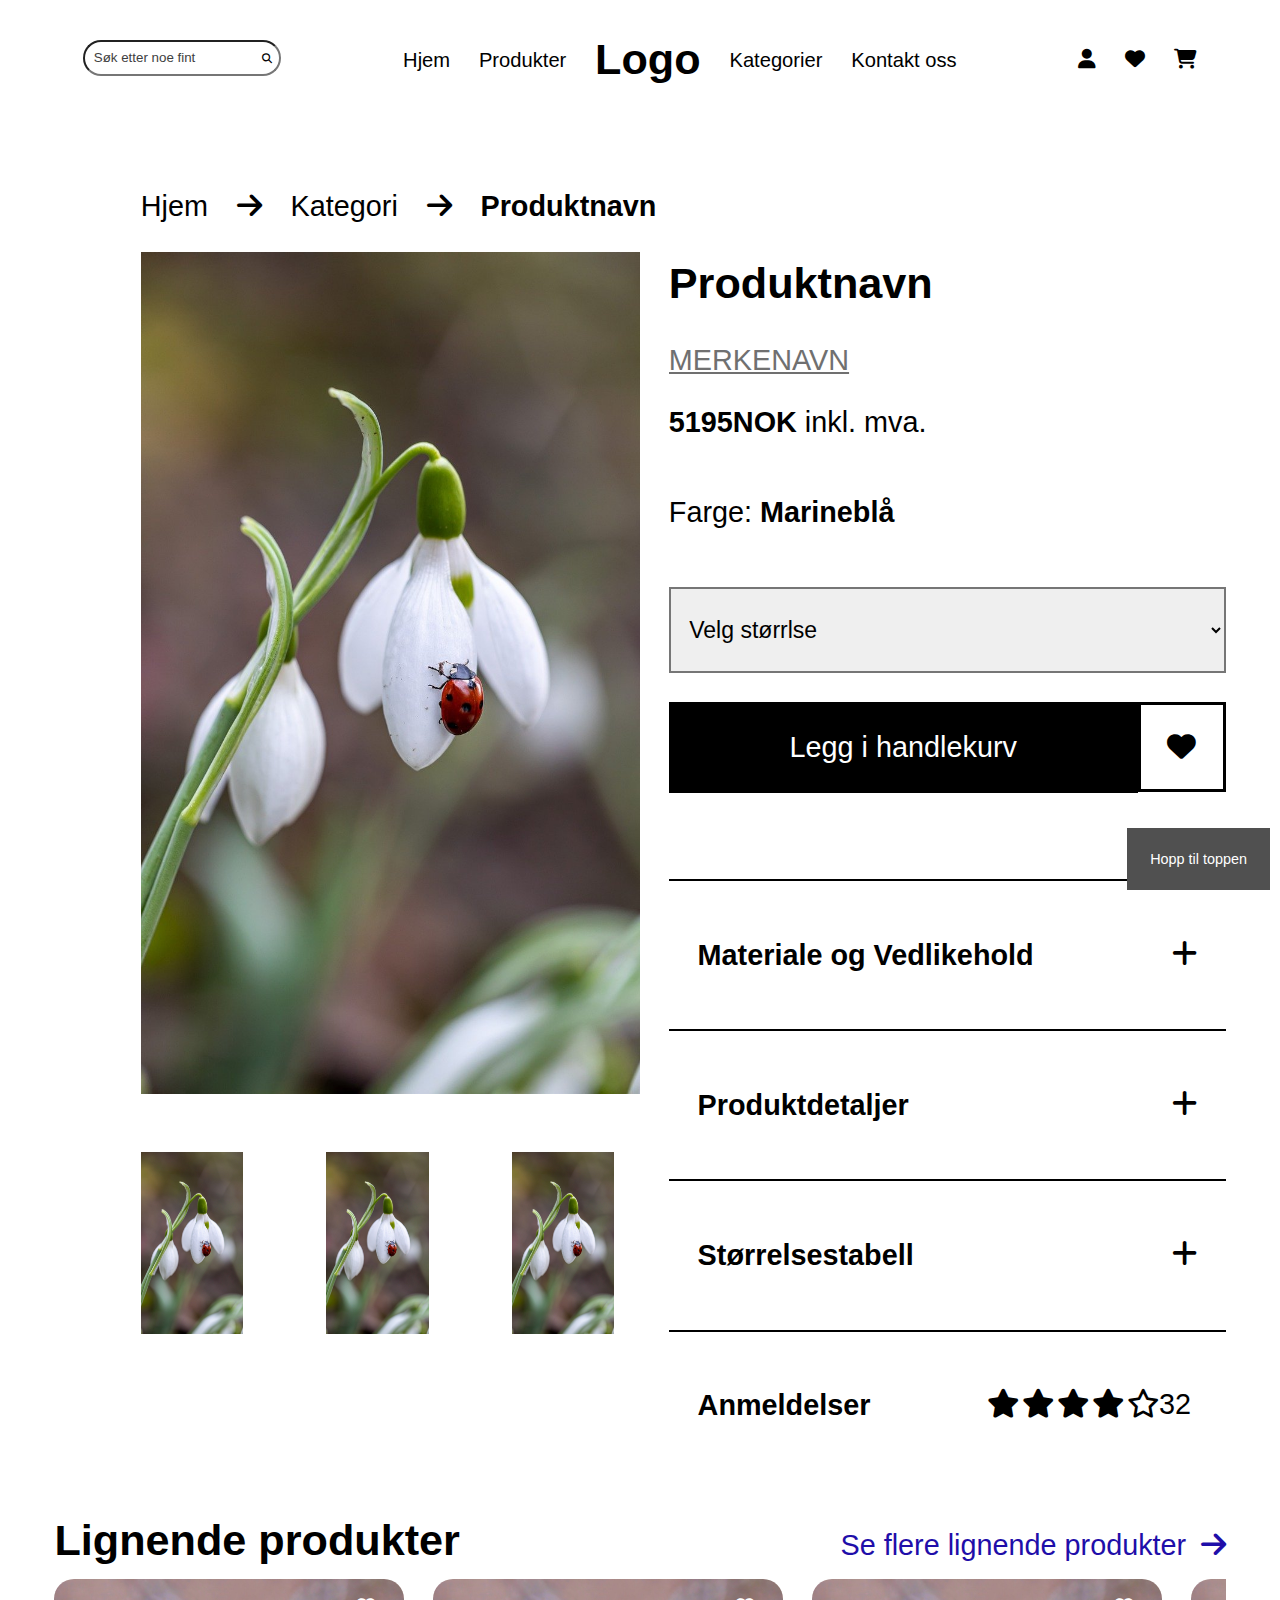
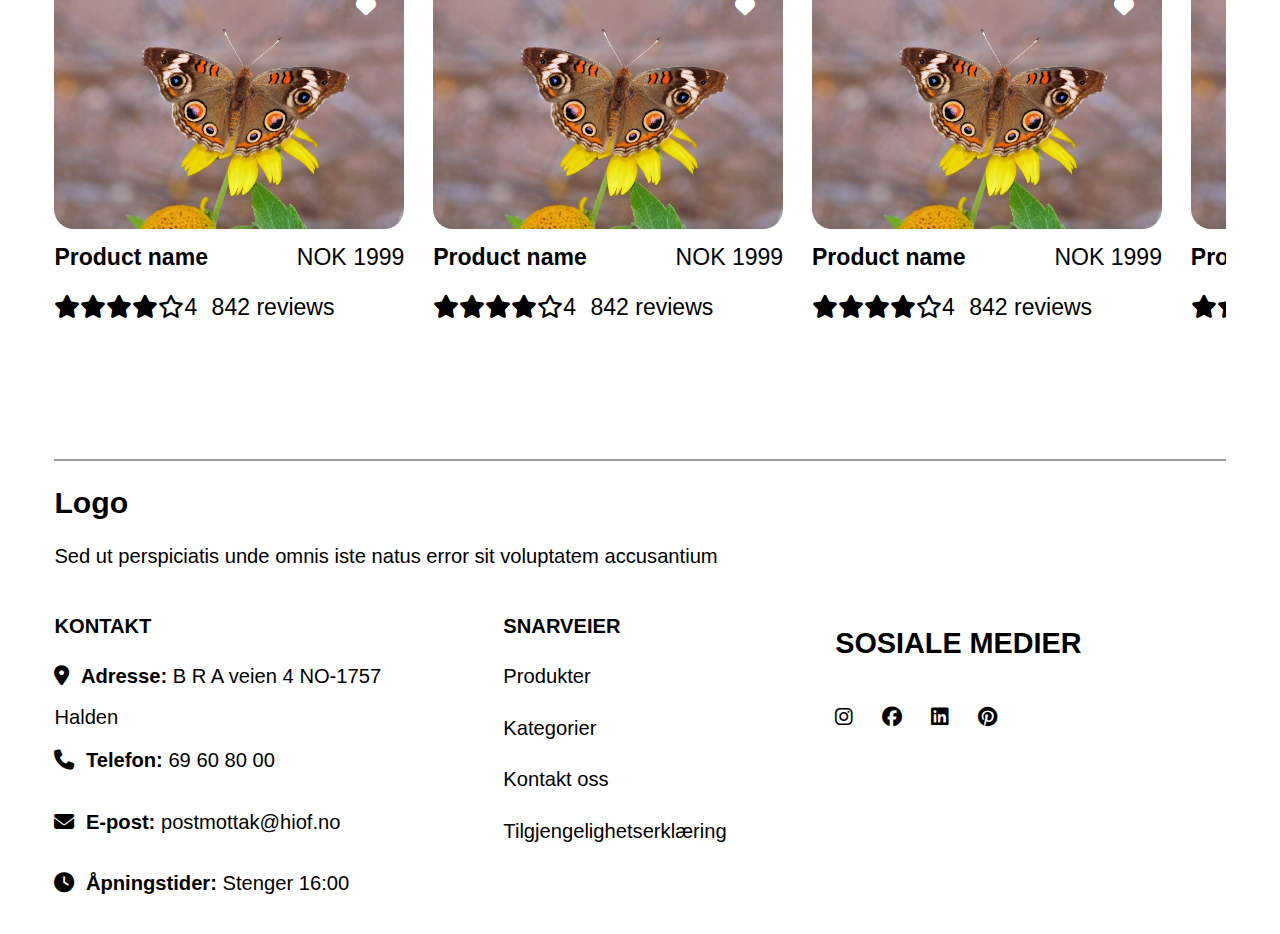
<file: product.html>
<!DOCTYPE html>
<html lang="no">
<head>
    <meta charset="UTF-8">
    <meta name="viewport" content="width=device-width, initial-scale=1.0">
    <meta name="description" content="Produktsiden for Webutvikling Eksamen 2024.">
    <meta name="author" content="Daniel Karlsen">
    <link href="ikoner/css/fontawesome.css" rel="stylesheet">
    <link href="ikoner/css/brands.css" rel="stylesheet">
    <link href="ikoner/css/solid.css" rel="stylesheet">
    <link href="ikoner/css/regular.css" rel="stylesheet">
    <link rel="stylesheet" href="css/style.css">
    <title>Produktside for Webutvkling Eksamen</title>
</head>
<body>
    <div id="container">
        <header>
            <nav class="skip">
                <ul>
                    <li><a tabindex="1" href="#productsite">Hopp til hovedinnholdet</a></li>
                </ul>
            </nav>
            <label>
                <input type="search" placeholder="Søk etter noe fint">
                <i class="fa-solid fa-magnifying-glass magglass"></i>
            </label>
            <nav class="nav1">
                <ul>
                    <li><a href="index.html">Hjem</a></li>
                    <li><a href="index.html#popular_products">Produkter</a></li>
                    <li><a href="index.html"><h1>Logo</h1></a></li>
                    <li><a href="index.html#popular_categories">Kategorier</a></li>
                    <li><a href="#contact_information">Kontakt oss</a></li>
                </ul>
            </nav>
            <nav>
                <ul class="navul2">
                    <li><i class="fa-solid fa-user"></i></li>
                    <li><i class="fa-solid fa-heart"></i></li>
                    <li><a aria-label="Til handlekurven" href="checkout.html"><i class="fa-solid fa-cart-shopping"></i></a></li> <!--Lagt til aria label for skjermleser-->
                </ul>
            </nav>
        </header>

        <main id="productsite" itemscope itemtype="https://schema.org/Product">
            <nav id="brodnav">
                <ul class="brodsmulesti">
                    <li><a href="index.html">Hjem</a></li>
                    <li><i class="fa-solid fa-arrow-right"></i></li>
                    <li><a href="index.html#popular_categories">Kategori</a></li>
                    <li><i class="fa-solid fa-arrow-right"></i></li>
                    <li><a href="product.html">Produktnavn</a></li>
                </ul>
            </nav>

            <article id="productimages">
                <img itemprop="image" src="img/flower.jpg" id="blomst1" alt="Hvit blomst med marihøne som klatrer på den"> <!--Image by <a href="https://pixabay.com/users/pat_photographies-298457/?utm_source=link-attribution&utm_medium=referral&utm_campaign=image&utm_content=7696955">Pat</a> from <a href="https://pixabay.com//?utm_source=link-attribution&utm_medium=referral&utm_campaign=image&utm_content=7696955">Pixabay</a>-->
                <img itemprop="image" src="img/flower.jpg" id="blomst2" alt="Hvit blomst med marihøne som klatrer på den"> <!--Image by <a href="https://pixabay.com/users/pat_photographies-298457/?utm_source=link-attribution&utm_medium=referral&utm_campaign=image&utm_content=7696955">Pat</a> from <a href="https://pixabay.com//?utm_source=link-attribution&utm_medium=referral&utm_campaign=image&utm_content=7696955">Pixabay</a>-->
                <img itemprop="image" src="img/flower.jpg" id="blomst3" alt="Hvit blomst med marihøne som klatrer på den"> <!--Image by <a href="https://pixabay.com/users/pat_photographies-298457/?utm_source=link-attribution&utm_medium=referral&utm_campaign=image&utm_content=7696955">Pat</a> from <a href="https://pixabay.com//?utm_source=link-attribution&utm_medium=referral&utm_campaign=image&utm_content=7696955">Pixabay</a>-->
                <img itemprop="image" src="img/flower.jpg" id="blomst4" alt="Hvit blomst med marihøne som klatrer på den"> <!--Image by <a href="https://pixabay.com/users/pat_photographies-298457/?utm_source=link-attribution&utm_medium=referral&utm_campaign=image&utm_content=7696955">Pat</a> from <a href="https://pixabay.com//?utm_source=link-attribution&utm_medium=referral&utm_campaign=image&utm_content=7696955">Pixabay</a>-->
            </article>

            <section id="product_information">
                <h2 class="firstprodinfo" itemprop="name">Produktnavn</h2>
                <a class="firstprodinfo" id="mrknvn" href="https://www.nike.com/se/en/?cp=33572636318_search_&Macro=-nike-g-10493864125-107873970407-e-c-EN-pure-452246974550-kwd-11642601-9216713&ds_rl=1252249&gad_source=1&gclid=Cj0KCQiA57G5BhDUARIsACgCYnx0dTwUUP10vBAvbj9wgrNvCmXBniDpywH0rDzG9nD8faDJsRULzjUaAnL3EALw_wcB&gclsrc=aw.ds">MERKENAVN</a>
                <p class="firstprodinfo" itemprop="offers" itemscope itemtype="https://schema.org/Offer"><span itemprop="price">5195</span><span itemprop="priceCurrency">NOK</span> inkl. mva.</p>
                <p class="firstprodinfo">Farge: <span itemprop="color">Marineblå</span></p>

                <label for="storrelse">
                    <select id="storrelse">
                        <option selected disabled hidden>Velg størrlse</option> <!--https://stackoverflow.com/questions/9447134/default-text-which-wont-be-shown-in-drop-down-list-->
                        <option itemprop="size" value="xs">XS</option>
                        <option itemprop="size" value="s">S</option>
                        <option itemprop="size" value="m">M</option> <!--https://www.w3schools.com/tags/tag_select.asp-->
                        <option itemprop="size" value="l">L</option>
                        <option itemprop="size" value="xl">XL</option>
                    </select>
                </label>

                <section id="kurvoghjerte">
                    <a id="shopcart" href="checkout.html">Legg i handlekurv</a>
                    <i class="fa-solid fa-heart"></i>
                </section>

                <details id="det1">
                    <summary class="summaryflex">
                        Materiale og Vedlikehold
                        <i class="fa-solid fa-plus"></i>
                    </summary>
                    <ul>
                        <li>Overmateriale: 95% Viskose, 5% Elastan</li>
                        <li>Materiale emner: 100% Polyester</li>
                        <li>Materiale: Jersey</li>
                    </ul>
                </details>

                <details id="det2">
                    <summary class="summaryflex">
                        Produktdetaljer
                        <i class="fa-solid fa-plus"></i>
                    </summary>
                    <p itemprop="description">Porygon-Z er en normal type Pokemon introdusert i generasjon 4. Den utvikler fra Porygon2 når den byttes med en annen spiller mens den holder en <span lang="en">dubious disc</span>. Porygon2 utvikler fra Porygon når den byttes med en annen spiller mens den holder en <span lang="en">upgrade</span>.</p>
                </details>

                <details id="det3">
                    <summary class="summaryflex">
                        Størrelsestabell
                        <i class="fa-solid fa-plus"></i>
                    </summary>
                    <p>Sjekk hvordan størrelser konverterer til andre størrelser i størrelsesguiden. &quot;Størrelser varierer i forhold til merke og modell&quot;</p>
                    <table>
                        <thead>
                            <tr>
                                <th scope="col">EU</th>
                                <th scope="col">INT</th>
                                <th scope="col">BRYSTVIDDE</th> <!--Viser at titlene representerer kolonner-->
                                <th scope="col">LIVVIDDE</th>
                                <th scope="col">HOFTEMÅL</th>
                            </tr>
                        </thead>
                        <tbody>
                            <tr>
                                <td>32</td>
                                <td>XXS</td>
                                <td>76</td>
                                <td>63</td>
                                <td>85</td>
                            </tr>
                            <tr>
                                <td>34</td>
                                <td>XS</td>
                                <td>80</td>
                                <td>66</td>
                                <td>89</td>
                            </tr>
                            <tr>
                                <td>36</td>
                                <td>S</td>
                                <td>84</td>
                                <td>69</td>
                                <td>93</td>
                            </tr>
                            <tr>
                                <td>38</td>
                                <td>M</td>
                                <td>88</td>
                                <td>72</td>
                                <td>97</td>
                            </tr>
                            <tr>
                                <td>40</td>
                                <td>L</td>
                                <td>92</td>
                                <td>76</td>
                                <td>100</td>
                            </tr>
                        </tbody>
                    </table>
                </details>

                <details id="det4">
                    <summary>
                        Anmeldelser
                        <i id="star1" class="fa-solid fa-star"></i>
                        <i id="star2" class="fa-solid fa-star"></i>
                        <i id="star3" class="fa-solid fa-star"></i>
                        <i id="star4" class="fa-solid fa-star"></i>
                        <i id="star5" class="fa-regular fa-star"><span>32</span></i>
                    </summary>
                    <section id="det4section" itemprop="review" itemscope itemtype="https://schema.org/Review">
                        <h4 itemprop="author">Rober Labrador</h4>
                        <p itemprop="dateCreated">2024-10-02</p>
                        <ul class="stars2" itemprop="reviewRating" itemscope itemtype="https://schema.org/Rating">
                            <li><i class="fa-solid fa-star"></i></li>
                            <li><i class="fa-solid fa-star"></i></li>
                            <li><i class="fa-solid fa-star"></i></li>
                            <li><i class="fa-regular fa-star"></i></li>
                            <li><i class="fa-regular fa-star"></i></li>
                            <li itemprop="ratingValue">3</li>
                        </ul>
                        <p lang="zxx" itemprop="description">Lorem ipsum dolor sit amet, consectetur adipiscing elit, sed do eiusmod tempor incididunt ut labore et dolore magna aliqua</p>
                    </section>
                </details>
            </section>
        </main>

        <aside>
            <section id="ligprod">
                <h2>Lignende produkter</h2>
                <a id="moreproducts" href="index.html#popular_products">Se flere lignende produkter<i class="fa-solid fa-arrow-right"></i></a>
            </section>
            <section id="product_flex">
                <article class="productsingrid" itemscope itemtype="https://schema.org/Product">
                    <i class="fa-solid fa-heart"></i>
                    <a tabindex="-1" href="product.html"><img itemprop="image" src="img/butterfly.jpg" alt="Sommerfugl som sitter oppå en gul blomst"> <!--Image by <a href="https://pixabay.com/users/anselmo7511-43046719/?utm_source=link-attribution&utm_medium=referral&utm_campaign=image&utm_content=9093549">Anselmo Rodrigues</a> from <a href="https://pixabay.com//?utm_source=link-attribution&utm_medium=referral&utm_campaign=image&utm_content=9093549">Pixabay</a>--></a>
                    <!--Fjerner tabindex på bildet for å unngå masse unødvendig tabbing-->
                    <h4 itemprop="name"><a href="product.html" lang="en">Product name</a><span itemprop="offers" itemscope itemtype="https://schema.org/Offer"><span itemprop="priceCurrency">NOK</span> <span itemprop="price">1999</span></span></h4>
                    <ul class="stars" itemprop="aggregateRating" itemscope itemtype="https://schema.org/AggregateRating">
                        <li><i class="fa-solid fa-star"></i></li>
                        <li><i class="fa-solid fa-star"></i></li>
                        <li><i class="fa-solid fa-star"></i></li>
                        <li><i class="fa-solid fa-star"></i></li>
                        <li><i class="fa-regular fa-star"></i></li>
                        <li itemprop="ratingValue">4</li>
                        <li lang="en"><span itemprop="reviewCount">842</span> reviews</li>
                    </ul>
                </article>

                <article class="productsingrid" itemscope itemtype="https://schema.org/Product">
                    <i class="fa-solid fa-heart"></i>
                    <a tabindex="-1" href="product.html"><img itemprop="image" src="img/butterfly.jpg" alt="Sommerfugl som sitter oppå en gul blomst"> <!--Image by <a href="https://pixabay.com/users/anselmo7511-43046719/?utm_source=link-attribution&utm_medium=referral&utm_campaign=image&utm_content=9093549">Anselmo Rodrigues</a> from <a href="https://pixabay.com//?utm_source=link-attribution&utm_medium=referral&utm_campaign=image&utm_content=9093549">Pixabay</a>--></a>
                    <!--Fjerner tabindex på bildet for å unngå masse unødvendig tabbing-->
                    <h4 itemprop="name"><a href="product.html" lang="en">Product name</a><span itemprop="offers" itemscope itemtype="https://schema.org/Offer"><span itemprop="priceCurrency">NOK</span> <span itemprop="price">1999</span></span></h4>
                    <ul class="stars" itemprop="aggregateRating" itemscope itemtype="https://schema.org/AggregateRating">
                        <li><i class="fa-solid fa-star"></i></li>
                        <li><i class="fa-solid fa-star"></i></li>
                        <li><i class="fa-solid fa-star"></i></li>
                        <li><i class="fa-solid fa-star"></i></li>
                        <li><i class="fa-regular fa-star"></i></li>
                        <li itemprop="ratingValue">4</li>
                        <li lang="en"><span itemprop="reviewCount">842</span> reviews</li>
                    </ul>
                </article>

                <article class="productsingrid" itemscope itemtype="https://schema.org/Product">
                    <i class="fa-solid fa-heart"></i>
                    <a tabindex="-1" href="product.html"><img itemprop="image" src="img/butterfly.jpg" alt="Sommerfugl som sitter oppå en gul blomst"> <!--Image by <a href="https://pixabay.com/users/anselmo7511-43046719/?utm_source=link-attribution&utm_medium=referral&utm_campaign=image&utm_content=9093549">Anselmo Rodrigues</a> from <a href="https://pixabay.com//?utm_source=link-attribution&utm_medium=referral&utm_campaign=image&utm_content=9093549">Pixabay</a>--></a>
                    <!--Fjerner tabindex på bildet for å unngå masse unødvendig tabbing-->
                    <h4 itemprop="name"><a href="product.html" lang="en">Product name</a><span itemprop="offers" itemscope itemtype="https://schema.org/Offer"><span itemprop="priceCurrency">NOK</span> <span itemprop="price">1999</span></span></h4>
                    <ul class="stars" itemprop="aggregateRating" itemscope itemtype="https://schema.org/AggregateRating">
                        <li><i class="fa-solid fa-star"></i></li>
                        <li><i class="fa-solid fa-star"></i></li>
                        <li><i class="fa-solid fa-star"></i></li>
                        <li><i class="fa-solid fa-star"></i></li>
                        <li><i class="fa-regular fa-star"></i></li>
                        <li itemprop="ratingValue">4</li>
                        <li lang="en"><span itemprop="reviewCount">842</span> reviews</li>
                    </ul>
                </article>

                <article class="productsingrid" itemscope itemtype="https://schema.org/Product">
                    <i class="fa-solid fa-heart"></i>
                    <a tabindex="-1" href="product.html"><img itemprop="image" src="img/butterfly.jpg" alt="Sommerfugl som sitter oppå en gul blomst"> <!--Image by <a href="https://pixabay.com/users/anselmo7511-43046719/?utm_source=link-attribution&utm_medium=referral&utm_campaign=image&utm_content=9093549">Anselmo Rodrigues</a> from <a href="https://pixabay.com//?utm_source=link-attribution&utm_medium=referral&utm_campaign=image&utm_content=9093549">Pixabay</a>--></a>
                    <!--Fjerner tabindex på bildet for å unngå masse unødvendig tabbing-->
                    <h4 itemprop="name"><a href="product.html" lang="en">Product name</a><span itemprop="offers" itemscope itemtype="https://schema.org/Offer"><span itemprop="priceCurrency">NOK</span> <span itemprop="price">1999</span></span></h4>
                    <ul class="stars" itemprop="aggregateRating" itemscope itemtype="https://schema.org/AggregateRating">
                        <li><i class="fa-solid fa-star"></i></li>
                        <li><i class="fa-solid fa-star"></i></li>
                        <li><i class="fa-solid fa-star"></i></li>
                        <li><i class="fa-solid fa-star"></i></li>
                        <li><i class="fa-regular fa-star"></i></li>
                        <li itemprop="ratingValue">4</li>
                        <li lang="en"><span itemprop="reviewCount">842</span> reviews</li>
                    </ul>
                </article>

                <article class="productsingrid" itemscope itemtype="https://schema.org/Product">
                    <i class="fa-solid fa-heart"></i>
                    <a tabindex="-1" href="product.html"><img itemprop="image" src="img/butterfly.jpg" alt="Sommerfugl som sitter oppå en gul blomst"> <!--Image by <a href="https://pixabay.com/users/anselmo7511-43046719/?utm_source=link-attribution&utm_medium=referral&utm_campaign=image&utm_content=9093549">Anselmo Rodrigues</a> from <a href="https://pixabay.com//?utm_source=link-attribution&utm_medium=referral&utm_campaign=image&utm_content=9093549">Pixabay</a>--></a>
                    <!--Fjerner tabindex på bildet for å unngå masse unødvendig tabbing-->
                    <h4 itemprop="name"><a href="product.html" lang="en">Product name</a><span itemprop="offers" itemscope itemtype="https://schema.org/Offer"><span itemprop="priceCurrency">NOK</span> <span itemprop="price">1999</span></span></h4>
                    <ul class="stars" itemprop="aggregateRating" itemscope itemtype="https://schema.org/AggregateRating">
                        <li><i class="fa-solid fa-star"></i></li>
                        <li><i class="fa-solid fa-star"></i></li>
                        <li><i class="fa-solid fa-star"></i></li>
                        <li><i class="fa-solid fa-star"></i></li>
                        <li><i class="fa-regular fa-star"></i></li>
                        <li itemprop="ratingValue">4</li>
                        <li lang="en"><span itemprop="reviewCount">842</span> reviews</li>
                    </ul>
                </article>

                <article class="productsingrid" itemscope itemtype="https://schema.org/Product">
                    <i class="fa-solid fa-heart"></i>
                    <a tabindex="-1" href="product.html"><img itemprop="image" src="img/butterfly.jpg" alt="Sommerfugl som sitter oppå en gul blomst"> <!--Image by <a href="https://pixabay.com/users/anselmo7511-43046719/?utm_source=link-attribution&utm_medium=referral&utm_campaign=image&utm_content=9093549">Anselmo Rodrigues</a> from <a href="https://pixabay.com//?utm_source=link-attribution&utm_medium=referral&utm_campaign=image&utm_content=9093549">Pixabay</a>--></a>
                    <!--Fjerner tabindex på bildet for å unngå masse unødvendig tabbing-->
                    <h4 itemprop="name"><a href="product.html" lang="en">Product name</a><span itemprop="offers" itemscope itemtype="https://schema.org/Offer"><span itemprop="priceCurrency">NOK</span> <span itemprop="price">1999</span></span></h4>
                    <ul class="stars" itemprop="aggregateRating" itemscope itemtype="https://schema.org/AggregateRating">
                        <li><i class="fa-solid fa-star"></i></li>
                        <li><i class="fa-solid fa-star"></i></li>
                        <li><i class="fa-solid fa-star"></i></li>
                        <li><i class="fa-solid fa-star"></i></li>
                        <li><i class="fa-regular fa-star"></i></li>
                        <li itemprop="ratingValue">4</li>
                        <li lang="en"><span itemprop="reviewCount">842</span> reviews</li>
                    </ul>
                </article>
            </section>
        </aside>

        <footer id="contact_information">
            <section id="logo_og_ingress">
                <h2>Logo</h2>
                <p lang="zxx">Sed ut perspiciatis unde omnis iste natus error sit voluptatem accusantium</p>
            </section>
            <section id="kontakt">
                <h4>KONTAKT</h4>
                <ul>
                    <li><i class="fa-solid fa-location-dot"></i><span>Adresse:</span> B R A veien 4 NO-1757 Halden</li>
                    <li><i class="fa-solid fa-phone"></i><span>Telefon:</span> 69 60 80 00</li>
                    <li><i class="fa-solid fa-envelope"></i><span>E-post:</span> postmottak@hiof.no</li>
                    <li><i class="fa-solid fa-clock"></i><span>Åpningstider:</span> Stenger 16:00</li>
                </ul>
            </section>
            <section id="snarveier">
                <h4>SNARVEIER</h4>
                <ul>
                    <li><a href="index.html#popular_products">Produkter</a></li>
                    <li><a href="index.html#popular_categories">Kategorier</a></li>
                    <li><a href="#contact_information">Kontakt oss</a></li>
                    <li><a href="https://hiof-my.sharepoint.com/:x:/g/personal/danielpk_hiof_no/EQgp2exlw7JMmf4SCXgXJ5gBF4OPOUM6o4IUt2bwUR2Wcw">Tilgjengelighetserklæring</a></li>
                </ul>
            </section>
            <section id="sosiale_medier">
                <h4>SOSIALE MEDIER</h4>
                <ul>
                    <li><a aria-label="Link til Instagram" href="https://www.instagram.com/"><i class="fa-brands fa-instagram"></i></a></li> <!--Lagt til aria label for skjermleser-->
                    <li><a aria-label="Link til Facebook" href="https://www.facebook.com/"><i class="fa-brands fa-facebook"></i></a></li> <!--Lagt til aria label for skjermleser-->
                    <li><a aria-label="Link til LinkedIn" href="https://www.linkedin.com/"><i class="fa-brands fa-linkedin"></i></a></li> <!--Lagt til aria label for skjermleser-->
                    <li><a aria-label="Link tiL Pinterest" href="https://no.pinterest.com/"><i class="fa-brands fa-pinterest"></i></a></li> <!--Lagt til aria label for skjermleser-->
                </ul>
            </section>
            <a href="#container" id="skiptop">Hopp til toppen</a>
        </footer>
    </div>   
</body>
</html>
</file>
<file: css/style.css>
html {
    font-family: Arial, Helvetica, sans-serif;
    font-size: calc(1em + 1vw);
}

* {
    box-sizing: border-box;
}

#container {
    margin-left: 0.5rem;
    margin-right: 0.5rem;  
}

header {
    display: flex;
    flex-direction: column;
    align-items: center;
    margin-left: 1rem;

    label {
        position: relative;
        margin-top: 0.6rem;

        input {
            border-width: 2px;
            border-radius: 20px;
            display: inline-block;
            padding-left: 0.5rem;
            padding: 0.3rem;
        }

        ::placeholder {
            color: rgb(62, 62, 62); /*Sterkere kontrast*/ /*https://www.w3schools.com/howto/howto_css_placeholder.asp*/
        }

        .magglass {
            position: absolute;
            font-size: 10px;
            right: 5%;
            bottom: 33%;
        }
    
    }

    .nav1 ul {
        padding: 0;

        h1 {
            font-size: 1.5rem;
            margin-top: 0.5rem;
        }
    }

    .nav1 ul li {
        list-style: none;
        text-align: center;
        margin-top: 1rem;
    }

    .navul2 {
        display: flex;
        justify-content: space-between;
        gap: 2rem;
        margin-top: 0.5rem;

        i {
            font-size: 20px;
        }
    }
}

#banner {
    display: flex;
    position: relative;
    overflow: scroll;
    gap: 1rem;

    article {
        display: flex;
        flex-direction: column;
        align-items: end;
        margin-bottom: 1rem;
        width: 100%;
        position: relative;
        text-align: end;
    
        img {
            position: absolute;
            width: 100%;
            height: 100%;
            opacity: 0.2;
            z-index: -1;
            border-radius: 20px;
        }

        h2, p {
            z-index: 1;
            width: 60vw;
            padding: 1rem;
            padding-right: 2rem;
            margin-top: 0;
            margin-left: 37vw;
            max-width: 720px;
        }

        a {
            z-index: 1;
            background-color: rgb(255, 255, 255);
            border-radius: 20px;
            margin-left: 1rem;
            margin-right: 2rem;
            margin-bottom: 1rem;
            padding: 1rem;
        }

        i {
            background-color: rgb(255, 255, 255);
            border-radius: 100%;
            padding: 0.2rem;
        }

        .leftarrow {
            position: absolute;
            top: 50%;
            right: 96%;
        }

        .rightarrow {
            position: absolute;
            top: 50%;
            left: 96%;
        }
    }
}

#popular_products {
    display: flex;
    flex-direction: column;
    align-items: center;

    h2 {
        margin-top: 3rem;
        text-align: center;
    }

    #product_category {
        display: flex;
        flex-wrap: wrap;
        justify-content: space-around;
        gap: 1rem;
    
        a {
            padding: 1rem;
            border-style: solid;
            border-color: rgb(0, 0, 0);
            border-width: 1px;
            border-radius: 20px;
            text-wrap: nowrap;
            margin: 0;
        }
    }
}

#product_grid {
    display: grid;
    grid-template-columns: 1fr;
    grid-template-rows: auto;

    article {
        width: 95%;
        position: relative;
        margin-left: 0.5rem;
    
        .producthead, .review {
            max-width: 93%;
        }

        img {
            width: 200%;
            border-radius: 20px;
        }

        h4 {
            margin-top: 0.5rem;
        }

        .fa-heart {
            position: absolute;
            top: 5%;
            right: 8%;
            font-size: 20px;
            color: rgb(255, 255, 255);
        }
    }
}

.productsingrid {
    display: grid;
    grid-template-columns: 1fr 1fr;
    grid-template-rows: auto;
    margin-bottom: 1rem;

    img {
        grid-column-start: 1;
        grid-column-end: 3;
        grid-row-start: 1;
        grid-row-end: 3;
    }

    h4 {
        grid-column-start: 1;
        grid-column-end: 3;
        grid-row-start: 3;
        grid-row-end: 4;
        margin-bottom: 0;

        display: flex;
        justify-content: space-between;

        span {
            font-weight: 500;
        }
    }

    ul {
        grid-column-start: 1;
        grid-column-end: 3;
        grid-row-start: 4;
        grid-row-end: 5;

        span {
            margin-left: 0.5rem;
        }
    }
}

#product1 {
    grid-column-start: 1;
    grid-column-end: 2;
    grid-row-start: 1;
    grid-row-end: 2;
    margin-top: 1rem;
}

#product2 {
    grid-column-start: 1;
    grid-column-end: 2;
    grid-row-start: 2;
    grid-row-end: 3;
}

#product3 {
    grid-column-start: 1;
    grid-column-end: 2;
    grid-row-start: 3;
    grid-row-end: 4;
}

#product4 {
    grid-column-start: 1;
    grid-column-end: 2;
    grid-row-start: 4;
    grid-row-end: 5;
}

#product5 {
    grid-column-start: 1;
    grid-column-end: 2;
    grid-row-start: 5;
    grid-row-end: 6;
}

#product6 {
    grid-column-start: 1;
    grid-column-end: 2;
    grid-row-start: 6;
    grid-row-end: 7;
}

.stars {
    display: flex;
}

#popular_categories {
    display: grid;
    grid-template-columns: 1fr;
    grid-template-rows: auto;
    text-align: center;

    h2 {
        grid-column-start: 1;
        grid-column-end: 2;
        grid-row-start: 1;
        grid-row-end: 2;
        margin-top: 2rem;
    }

    h3 {
        grid-column-start: 1;
        grid-column-end: 2;
        grid-row-start: 2;
        grid-row-end: 3;
        margin-top: 0;
    }

    #ctg1 {
        grid-column-start: 1;
        grid-column-end: 2;
        grid-row-start: 3;
        grid-row-end: 4;
    }

    #ctg2 {
        grid-column-start: 1;
        grid-column-end: 2;
        grid-row-start: 4;
        grid-row-end: 5;
    }

    #ctg3 {
        grid-column-start: 1;
        grid-column-end: 2;
        grid-row-start: 5;
        grid-row-end: 6;
    }

    #ctg4 {
        grid-column-start: 1;
        grid-column-end: 2;
        grid-row-start: 6;
        grid-row-end: 7;
    }

    #ctg5 {
        grid-column-start: 1;
        grid-column-end: 2;
        grid-row-start: 7;
        grid-row-end: 8;
        margin-bottom: 1rem;
    }

    article {
        position: relative;

        img {
            border-radius: 20px;
            width: 100%;
            height: 20rem;
            border-style: solid;
            border-color: rgb(0, 0, 0);
            border-width: 5px;
        }
    
        h3 {
            width: 100%;
            position: absolute;
            z-index: 1;
            top: 50%;
            left: 50%;
            transform: translate(-50%, -50%);  /*https://www.w3schools.com/howto/howto_css_image_text.asp*/
        }
    }
}

#anmeldelser {
    margin-bottom: 3rem;

    h2 {
        text-align: center;
        margin-top: 2rem;
    }

    .scroll-container {
        display: flex;
        gap: 1rem;
        overflow: scroll;

        .anm {
            border-style: solid;
            border-width: 1px;
            border-color: rgb(154, 154, 154);
            border-radius: 20px;
            padding: 1rem;

            .dogtitle {
                font-weight: bold;
                font-size: 1rem;
            }

            img {
                max-width: 150px;
                border-radius: 100%;
            }
    
            p {
                font-size: 20px;
                width: 15rem;
            }
        }   
    }
}

#contact_information {
    display: grid;
    grid-template-columns: 1fr;
    grid-template-rows: auto;
    border-top-style: solid;
    border-top-width: 2px;
    border-top-color: rgb(154, 154, 154);
    position: relative;

    font-size: 0.8rem;

    span {
        font-weight: bold;
    }

    #logo_og_ingress {
        grid-column-start: 1;
        grid-column-end: 2;
        grid-row-start: 1;
        grid-row-end: 2;
    }

    #kontakt {
        grid-column-start: 1;
        grid-column-end: 2;
        grid-row-start: 2;
        grid-row-end: 3;

        padding-right: 1rem;

        li, i {
            margin-bottom: 0.7rem; /*Større mellomrom for footer elementer*/
        }

        i {
            margin-right: 0.4rem;
        }
    }

    #snarveier {
        grid-column-start: 1;
        grid-column-end: 2;
        grid-row-start: 3;
        grid-row-end: 4;
        width: 70%;
        
        li {
            margin-bottom: 1rem; /*Større mellomrom for footer elementer*/
        }
    }

    #sosiale_medier {
        grid-column-start: 1;
        grid-column-end: 2;
        grid-row-start: 4;
        grid-row-end: 5;

        ul {
            display: flex;
            flex-direction: column;
            gap: 1rem;
        }

        i {
            font-size: 20px;
        }
    }
}



/*-----------------------------------------------------------------------------------------------------------------------*/

#fortogh {
    color: rgb(31, 14, 169);
    font-size: 0.7rem;

    i {
        margin-right: 0.5rem;
    }
}

.brodsmulesti {
    display: flex;
    flex-wrap: wrap;
    gap: 1rem;
    margin-left: 1rem;
    margin-bottom: 0;

    li:last-child {
        font-weight: bold;
    }
}

#productimages {
    display: grid;
    grid-template-columns: 1fr 1fr 1fr;
    grid-template-rows: auto;
    max-width: 700px;
    

    img {
        width: 100%;
        height: 100%;
        padding: 1rem;
    }

    #blomst1 {
        grid-column-start: 1;
        grid-column-end: 2;
        grid-row-start: 1;
        grid-row-end: 2;
    }

    #blomst2 {
        grid-column-start: 1;
        grid-column-end: 2;
        grid-row-start: 2;
        grid-row-end: 3;
    }

    #blomst3 {
        grid-column-start: 1;
        grid-column-end: 2;
        grid-row-start: 3;
        grid-row-end: 4;
    }

    #blomst4 {
        grid-column-start: 2;
        grid-column-end: 4;
        grid-row-start: 1;
        grid-row-end: 4;
    }
}

#product_information {

    .firstprodinfo {
        max-width: 440px;
    }
   
    #mrknvn {
        text-decoration: underline;
        color: rgb(112, 112, 112); /*Sterkere kontrastfarge enn før*/
    }

    span {
        font-weight: bold;
    }

    label select {
        width: 100%;
        border-width: 2px;
        height: 3rem;
        margin-top: 1rem;
        margin-bottom: 1rem;
        padding-left: 0.5rem;
        font-size: 0.8rem;
    }

    #kurvoghjerte {
        display: flex;
        width: 100%;
        
        i {
            display: inline-block;
            border-style: solid;
            padding: 0.92rem;
            padding-bottom: 1.02rem;
            height: 100%;
        }
    }

    #shopcart {
        display: inline-block;
        background-color: rgb(0, 0, 0);
        color: white;
        padding: 1rem;
        text-align: center;
        width: 100%;
        margin-bottom: 3rem;
    }

    details {
        padding: 1rem;

        summary {
            list-style: none;
            font-weight: bold;
            margin-top: 1rem;
            margin-bottom: 1rem;
        }

        span {
            font-weight: 500;
        }
    }

    #det1 {
        
        ul {
            margin-left: 2rem;

            li {
                list-style: circle;
            }
        }
        
    }

    #det1, #det3 {
        border-top: 2px;
        border-top-color: rgb(0, 0, 0);
        border-top-style: solid;
        border-bottom: 2px;
        border-bottom-color: rgb(0, 0, 0);
        border-bottom-style: solid;
    }

    #det3 {

        table {
            font-size: 0.8rem;

            thead tr th {
                padding-right: 1rem;
            }
        }
    }

    #det4 {

        summary {
            position: relative;

            i {
                position: absolute;
            }

            #star1 {
                left:70%;
            }

            #star2 {
                left:75%;
            }

            #star3 {
                left:80%;
            }

            #star4 {
                left:85%;
            }

            #star5 {
                left:90%;
            }

            span {
                font-family: Arial, Helvetica, sans-serif;
            }
        }

        #det4section {
            border-width: 2px;
            border-color: rgb(154, 154, 154); 
            border-style: solid;
            border-radius: 20px;
            padding: 1rem;
        }

        .stars2 {
            display: flex;
            margin-top: 0;
            gap: 0.5rem;
        }
    }

    .summaryflex {
        display: flex;
        justify-content: space-between;
    }
}

aside {
    margin-bottom: 3rem;
}

#ligprod {
    display: flex;
    justify-content: space-between;
    flex-wrap: wrap;
    margin-bottom: 0.5rem;

    h2 {
        display: inline-block;
        margin-bottom: 0;
        width: 55%;
    }

    a {
        color: rgb(31, 14, 169);
        display: inline-block;
        margin-top: 1.7rem;

        i {
            margin-left: 0.5rem;
        }
    }
}

#product_flex {
    display: flex;
    overflow: scroll;
    gap: 1rem;

    article {
        position: relative;
        font-size: 0.8rem;
        
        img {
            max-width: 350px;
            border-radius: 20px;
        }

        h4 {
            margin-top: 0.3rem;
        }

        .fa-heart {
            position: absolute;
            top: 5%;
            right: 8%;
            font-size: 20px;
            color: rgb(255, 255, 255);
        }
    }
}


/*-----------------------------------------------------------------------------------------------------------------------*/

#cart {
    text-align: center;
    margin-bottom: 3rem;
}

#shopbag {
    
    img {
        width: 60vw;
        height: 100%;
        border-radius: 20px;
    }

    .stor {
        display: inline-block;
        font-size: 0.8rem;
        font-weight: 500;
    }

    .size_and_amount {

        #size1, #size2, #size3 {
            margin-right: 1rem;
        }

        #size1, #size2, #size3, .amofproc {
            border-width: 2px;
        }
    }

    label {
        font-size: 0.8rem;
    }

    input, select {
        padding: 0.8rem;
    }

    i {
        margin-top: 2.5rem;
        margin-bottom: 3rem;
        margin-right: 1rem;
    }
}

#userdata {

    h2 {
        margin-top: 0;
    }

    input {
        width: 100%;
        border-width: 2px;
        margin-bottom: 1rem;
        padding: 0.6rem;
        padding-left: 0.2rem;
    }

    label {
        font-weight: bold;
    }

    #lag {
        text-align: center;
        padding: 0.5rem;
        width: 100%;
        color: rgb(255, 255, 255);
        background-color: black;
        margin-top: 1rem;
        margin-left: 0;
    }

    a {
        text-decoration: underline;
        text-align: center;
        color: rgb(31, 14, 169);
    }
}

#deli {

    .rad {
        padding: 1rem;
        padding-left: 0;
        border-style: solid;
        border-width: 1px;
        border-color: rgb(107, 107, 107);
    }

    h2 {
        margin-top: 3rem;
    }

    h3 {
        font-size: 0.9rem;
    }

    h4 {
        margin-top: 0;
        margin-bottom: 0;
    }
    
    input {
        width: auto;
        margin-left: 1rem;
    }

    label {
        font-size: 0.8rem;
        font-weight: bold;
    }

    .price {
        margin-bottom: 0.5rem;
        margin-left: 1.2rem;
        font-weight: bold;
    }

    p {
        margin-left: 1.2rem;
        margin-right: 1rem;
        font-size: 0.8rem;
    }

    .daylivery {
        color: rgb(112, 112, 112); /*Sterkere kontrastfarge enn før*/
    }

    i {
        margin-left: 0.25rem;
    }
}

#payment {
    margin-bottom: 3rem;

    h2 {
        margin-top: 3rem;
    }

    h3 {
        font-size: 0.9rem;
    }

    p, h4 {
        text-align: center;
        margin: 0.5rem;
    }

    i {
        margin-left: 0.2rem;
    }

    .kortbetalinginput {
        width: 100%;
        border-width: 2px;
        margin-bottom: 1rem;
        padding: 0.6rem;
        padding-left: 0.2rem;
    }

    .kortbetalinglabel {
        font-weight: bold;
        width: 100vw;
        margin-bottom: 1rem;
    }

    #fullforbet {
        border-color: rgb(107, 107, 107);
        border-width: 3px;
        border-style: solid;
        padding: 1rem;
        padding-bottom: 4rem;

        fieldset {
            margin-top: 2rem;
            text-align: center;

            legend {
                font-weight: bold;
            }
        }
    }

    #totpris {
        font-size: 2rem;
        font-weight: 900;
        margin: 0.5rem;
    }

    #kjop {
        text-align: center;
        padding: 1rem;
        width: 100%;
        color: rgb(255, 255, 255);
        background-color: black;
        margin: 0 auto;
        margin-bottom: 2rem;
        font-size: 1rem;
    }

    .bkrbox {
        margin-top: 1rem;
    }
}

a {
    text-decoration: none;
    color: rgb(0, 0, 0);
}

ul {
    padding-left: 0;
}

li {
    list-style: none;
}

.skip {
 
    ul {
        list-style: none;

        li {

            a {
                position: absolute;
                left: -9999px;

                &:focus {
                    position: static;
                    left: auto;
                    margin: 1rem;
                    padding: 0.5rem 1rem;
                    background-color: #000;
                    color: #fff;
                    border-radius: 4px;
                    z-index: 1000;
                    text-decoration: none;
                    font-size: 0.7rem;
                }
            }
        }
    }
}

#skiptop {
    position: fixed;
    bottom: 10px;
    right: 10px;
    background-color: rgb(80, 80, 80); /*https://www.w3schools.com/howto/tryit.asp?filename=tryhow_js_scroll_to_top*/
    color: white;
    padding: 0.8rem;
    text-align: center;
    font-size: 0.5rem;
    z-index: 999;
}

*:focus { /*Alle elementer får lik farge når de er fokusert med tab*/
    outline-color: rgb(255, 165, 0); /*https://www.w3.org/TR/2007/WD-WCAG20-TECHS-20071211/C16.html*/
}



/*SMALL MOBILE*/
@media only screen and (max-width:550px) {

    #product_information {

        #det3 {

            table {
                font-size: 0.6rem;
            }
        }

        #det4 {

            summary {

                #star1 {
                    left: 55%;
                }

                #star2 {
                    left: 63%;
                }

                #star3 {
                    left: 71%;
                }

                #star4 {
                    left: 79%;
                }

                #star5 {
                    left: 87%;
                }
            }
        }
    }
}



/*MOBILE*/
@media only screen and (max-width:1000px) {

    header input {
        width: 50vw;
    }

    #banner {

        article {

            i {
                display: none; /*https://www.w3schools.com/css/css_display_visibility.asp*/
            }
        }
    }

    #product_information, #productimages {
        margin: 0 auto;
    }

    #fortogh {
        font-size: 1rem;
    }

    #betalingsform {
        margin-bottom: 1.5rem;
    }
}



/*TABLET*/
@media only screen and (min-width:600px) {

    #product_grid {
        display: grid;
        grid-template-columns: 1fr 1fr;
        grid-template-rows: auto auto;
    }
    
    #product1 {
        margin-top: 1rem;
        grid-column-start: 1;
        grid-column-end: 2;
        grid-row-start: 1;
        grid-row-end: 2;
    }
    
    #product2 {
        margin-top: 1rem;
        grid-column-start: 2;
        grid-column-end: 3;
        grid-row-start: 1;
        grid-row-end: 2;
    }
    
    #product3 {
        grid-column-start: 1;
        grid-column-end: 2;
        grid-row-start: 2;
        grid-row-end: 3;
    }
    
    #product4 {
        grid-column-start: 2;
        grid-column-end: 3;
        grid-row-start: 2;
        grid-row-end: 3;
    }
    
    #product5 {
        grid-column-start: 1;
        grid-column-end: 2;
        grid-row-start: 3;
        grid-row-end: 4;
    }
    
    #product6 {
        grid-column-start: 2;
        grid-column-end: 3;
        grid-row-start: 3;
        grid-row-end: 4;
    }

    #popular_categories {
        display: grid;
        grid-template-columns: 1fr 1fr;
        grid-template-rows: auto;

        article {
            padding: 0.1rem;

            img {
                height: 10rem;
            }
        }

        h2 {
            grid-column-start: 1;
            grid-column-end: 3;
            grid-row-start: 1;
            grid-row-end: 2;
        }
    
        h3 {
            grid-column-start: 1;
            grid-column-end: 3;
            grid-row-start: 2;
            grid-row-end: 3;
        }
    
        #ctg1 {
            grid-column-start: 1;
            grid-column-end: 2;
            grid-row-start: 3;
            grid-row-end: 4;
            max-width: 386px;

            h3 {
                top: 40%;
            }
        }
    
        #ctg2 {
            grid-column-start: 2;
            grid-column-end: 3;
            grid-row-start: 3;
            grid-row-end: 4;
            max-width: 386px;

            h3 {
                top: 40%;
            }
        }
    
        #ctg3 {
            grid-column-start: 1;
            grid-column-end: 2;
            grid-row-start: 4;
            grid-row-end: 5;
            max-width: 386px;

            h3 {
                top: 40%;
            }
        }
    
        #ctg4 {
            grid-column-start: 2;
            grid-column-end: 3;
            grid-row-start: 4;
            grid-row-end: 5;
            max-width: 864px;

            h3 {
                top: 45%;
            }
        }
    
        #ctg5 {
            grid-column-start: 1;
            grid-column-end: 2;
            grid-row-start: 5;
            grid-row-end: 6;
            max-width: 300px;

            h3 {
                top: 45%;
            }
        }
    }
}


/*DESKTOP*/
@media only screen and (min-width: 1000px){

    body {
        max-width: 1200px;
        margin: 0 auto;
    }

    header {
        flex-direction: row;
        justify-content: space-between;
        margin-right: 1rem;
        gap: 1rem;

        label {
            bottom: 1.15rem;
        }

        ul {
            display: flex;
            gap: 1rem;
            font-size: 0.7rem;

            h1 {
                position: relative;
                bottom: 1rem;
                font-size: 1rem;
            }
        }

        .navul2 {
            position: relative;
            margin-bottom: 2rem;
            gap: 1rem;
        }
    }

    #contact_information {
        grid-template-columns: 1fr 1fr 1fr;
        grid-template-rows: auto;
        font-size: 0.7rem;
    
        #logo_og_ingress {
            grid-column-start: 1;
            grid-column-end: 4;
            grid-row-start: 1;
            grid-row-end: 2;
        }
    
        #kontakt {
            grid-column-start: 1;
            grid-column-end: 2;
            grid-row-start: 2;
            grid-row-end: 3;
        }
    
        #snarveier {
            grid-column-start: 2;
            grid-column-end: 3;
            grid-row-start: 2;
            grid-row-end: 3;
            position: relative;
            left: 15%;
        }
    
        #sosiale_medier {
            grid-column-start: 3;
            grid-column-end: 4;
            grid-row-start: 2;
            grid-row-end: 3;
            font-size: 1rem;
    
            ul {
                flex-direction: row;
            }
        }
    }

    #popular_products {

        #product_category {

            a:hover {

                background-color: rgb(0, 0, 0);
                color: rgb(255, 255, 255);
                text-decoration: underline;
            }
        }
    }

    #product_grid {
        grid-template-columns: 1fr 1fr 1fr;
        grid-template-rows: auto;
        font-size: 0.7rem;

        article {
            margin-left: 0.5rem;
        }

        img {
            max-width: 700px;
        }

        .fa-heart:hover {
            color: rgb(192, 51, 51);
            transform: scale(1.5); /*https://www.shecodes.io/athena/3020-how-to-use-hover-to-expand-a-button-in-css*/
        }
    }
    
    #product1 {
        grid-column-start: 1;
        grid-column-end: 2;
        grid-row-start: 1;
        grid-row-end: 2;
    }
    
    #product2 {
        grid-column-start: 2;
        grid-column-end: 3;
        grid-row-start: 1;
        grid-row-end: 2;
    }
    
    #product3 {
        grid-column-start: 3;
        grid-column-end: 4;
        grid-row-start: 1;
        grid-row-end: 2;
        margin-top: 1rem;
    }
    
    #product4 {
        grid-column-start: 1;
        grid-column-end: 2;
        grid-row-start: 2;
        grid-row-end: 3;
    }
    
    #product5 {
        grid-column-start: 2;
        grid-column-end: 3;
        grid-row-start: 2;
        grid-row-end: 3;
    }
    
    #product6 {
        grid-column-start: 3;
        grid-column-end: 4;
        grid-row-start: 2;
        grid-row-end: 3;
    }

    #popular_categories {
        display: grid;
        grid-template-columns: 1fr 1fr 1fr;
        grid-template-rows: auto;

        article {
            padding: 0.1rem;
        }

        h2 {
            grid-column-start: 1;
            grid-column-end: 4;
            grid-row-start: 1;
            grid-row-end: 2;
        }
    
        h3 {
            grid-column-start: 1;
            grid-column-end: 4;
            grid-row-start: 2;
            grid-row-end: 3;
        }
    
        #ctg1 {
            grid-column-start: 1;
            grid-column-end: 2;
            grid-row-start: 3;
            grid-row-end: 4;
        }
    
        #ctg2 {
            grid-column-start: 2;
            grid-column-end: 3;
            grid-row-start: 3;
            grid-row-end: 4;
        }
    
        #ctg3 {
            grid-column-start: 3;
            grid-column-end: 4;
            grid-row-start: 3;
            grid-row-end: 5;
            
            img {
                height: 20rem;
            }
        }
    
        #ctg4 {
            grid-column-start: 1;
            grid-column-end: 3;
            grid-row-start: 4;
            grid-row-end: 6;

            img {
                height: 20rem;
            }
        }
    
        #ctg5 {
            grid-column-start: 3;
            grid-column-end: 4;
            grid-row-start: 5;
            grid-row-end: 6;
            margin: 0 0 0 auto;
        }
    }

    #anmeldelser {
        
        img {
            max-width: 289px;
        }
    }

    #fortogh {
        margin-left: 1rem;
    }

    #productsite {
        display: grid;
        grid-template-columns: 1fr 1fr 1fr 1fr;
        grid-template-rows: auto;
        margin-left: 2rem;

        #brodnav {
            grid-column-start: 1;
            grid-column-end: 5;
            grid-row-start: 1;
            grid-row-end: 2;
        }

        #productimages {
            grid-column-start: 1;
            grid-column-end: 3;
            grid-row-start: 2;
            grid-row-end: 4;

            grid-template-columns: 1fr 1fr 1fr;
            grid-template-rows: auto;
            max-height: 1140px;
        
            img {
                width: 100%;
                height: 100%;
                padding: 1rem;
            }
        
            #blomst1 {
                grid-column-start: 1;
                grid-column-end: 4;
                grid-row-start: 1;
                grid-row-end: 4;
            }
        
            #blomst2 {
                grid-column-start: 1;
                grid-column-end: 2;
                grid-row-start: 4;
                grid-row-end: 5;
                max-width: 160px;
            }
        
            #blomst3 {
                grid-column-start: 2;
                grid-column-end: 3;
                grid-row-start: 4;
                grid-row-end: 5;
                max-width: 160px;
            }
        
            #blomst4 {
                grid-column-start: 3;
                grid-column-end: 4;
                grid-row-start: 4;
                grid-row-end: 5;
                max-width: 160px;
            }
        }

        #product_information {
            grid-column-start: 3;
            grid-column-end: 5;
            grid-row-start: 2;
            grid-row-end: 4;
            display: flex;
            flex-direction: column;
            overflow: scroll;
            max-height: 1400px;

            label select:hover {
                border-width: 4px;
            }

            i {
                height: 51%;
            }

            #kurvoghjerte {

                #shopcart:hover {
                    opacity: 0.5;
                }
            }

            #det3 {

                table {
                    font-size: 0.6rem;
        
                }
            }

            #det4 {

                summary {

                    #star1 {
                        left: 58%;
                    }

                    #star2 {
                        left: 65%;
                    }

                    #star3 {
                        left: 72%;
                    }

                    #star4 {
                        left: 79%;
                    }

                    #star5 {
                        left: 86%;
                    }
                }
            }
        }
    }

    #product_flex {

        .fa-heart:hover {
            color: rgb(192, 51, 51);
            transform: scale(1.5); /*https://www.shecodes.io/athena/3020-how-to-use-hover-to-expand-a-button-in-css*/
        }
    }

    #shopbag {

        .myitems {
            display: grid;
            grid-template-columns: 1fr 1fr 1fr 1fr;
            grid-template-rows: 1fr 1fr;
            position: relative;

            img {
                width: 100%;
                height: 70%;
                margin-top: 1.2rem;
            }

            a, p {
                margin-top: 0;
                margin-bottom: 0;
                margin-left: 1rem;
                margin-right: 0;
            }

            .stor {
                margin-left: 1rem;
            }

            a {
                grid-column-start: 1;
                grid-column-end: 2;
                grid-row-start: 1;
                grid-row-end: 3;
            }

            .prodinfo {
                margin-top: 1rem;
                grid-column-start: 2;
                grid-column-end: 3;
                grid-row-start: 1;
                grid-row-end: 2;
            }

            .size_and_amount {
                margin-top: 1rem;
                grid-column-start: 2;
                grid-column-end: 4;
                grid-row-start: 2;
                grid-row-end: 3;
            }

            .fa-heart {
                position: absolute;
                grid-column-start: 4;
                grid-column-end: 5;
                grid-row-start: 1;
                grid-row-end: 2;
                width: 20px;
            }

            .fa-heart:hover {
                left: -1%;
                color: rgb(192, 51, 51);
                transform: scale(1.5); /*https://www.shecodes.io/athena/3020-how-to-use-hover-to-expand-a-button-in-css*/
            }

            .fa-trash {
                position: absolute;
                top: 30%;
                left: 0.5%;
                grid-column-start: 4;
                grid-column-end: 5;
                grid-row-start: 1;
                grid-row-end: 2;
            }
        }
    }

    #userdata {
        display: grid;
        grid-template-columns: 1fr 1fr;
        grid-template-rows: auto;

        h2 {
            grid-column-start: 1;
            grid-column-end: 3;
            grid-row-start: 1;
            grid-row-end: 2;
        }

        #lever {
            grid-column-start: 1;
            grid-column-end: 3;
            grid-row-start: 2;
            grid-row-end: 3;
        }

        #fr {
            grid-column-start: 1;
            grid-column-end: 2;
            grid-row-start: 3;
            grid-row-end: 4;
            margin-right: 0.5rem;
        }

        #er {
            grid-column-start: 2;
            grid-column-end: 3;
            grid-row-start: 3;
            grid-row-end: 4;
        }

        #ga {
            grid-column-start: 1;
            grid-column-end: 3;
            grid-row-start: 4;
            grid-row-end: 5;
        }

        #pn {
            grid-column-start: 1;
            grid-column-end: 2;
            grid-row-start: 5;
            grid-row-end: 6;
            margin-right: 0.5rem;
        }

        #ps {
            grid-column-start: 2;
            grid-column-end: 3;
            grid-row-start: 5;
            grid-row-end: 6;
        }

        #kontaktinfo {
            grid-column-start: 1;
            grid-column-end: 3;
            grid-row-start: 6;
            grid-row-end: 7;
        }

        #ep {
            grid-column-start: 1;
            grid-column-end: 3;
            grid-row-start: 7;
            grid-row-end: 8;
        }

        #tl {
            grid-column-start: 1;
            grid-column-end: 3;
            grid-row-start: 8;
            grid-row-end: 9;
        }

        #lag {
            grid-column-start: 1;
            grid-column-end: 3;
            grid-row-start: 9;
            grid-row-end: 10;
        }

        a {
            grid-column-start: 1;
            grid-column-end: 3;
            grid-row-start: 10;
            grid-row-end: 11;
        }        
    }

    #deli {

        .rad {
            display: grid;
            grid-template-columns: 1fr 1fr 1fr;
            grid-template-rows: auto;

            h4 {
                grid-column-start: 1;
                grid-column-end: 3;
                grid-row-start: 1;
                grid-row-end: 2;
            }

            .price {
                grid-column-start: 3;
                grid-column-end: 4;
                grid-row-start: 1;
                grid-row-end: 2;
                margin: 0;
                text-align: end;
                margin-right: end;
            }

            .daylivery {
                grid-column-start: 1;
                grid-column-end: 4;
                grid-row-start: 2;
                grid-row-end: 3;
            }

            .desc {
                grid-column-start: 1;
                grid-column-end: 4;
                grid-row-start: 3;
                grid-row-end: 4;
            }
        }
    }

    #payment {
        display: grid;
        grid-template-columns: 1fr 1fr;
        grid-template-rows: auto;

        h2 {
            grid-column-start: 1;
            grid-column-end: 3;
            grid-row-start: 1;
            grid-row-end: 2;
        }

        h3 {
            grid-column-start: 1;
            grid-column-end: 3;
            grid-row-start: 2;
            grid-row-end: 3;
        }

        #betal1 {
            grid-column-start: 1;
            grid-column-end: 3;
            grid-row-start: 3;
            grid-row-end: 4;
            width: 100%;
        }

        #betal2 {
            grid-column-start: 1;
            grid-column-end: 2;
            grid-row-start: 4;
            grid-row-end: 5;
            width: 98%;
        }

        #betal3 {
            grid-column-start: 2;
            grid-column-end: 3;
            grid-row-start: 4;
            grid-row-end: 5;
            width: 100%;
        }

        #fullforbet {
            grid-column-start: 1;
            grid-column-end: 3;
            grid-row-start: 5;
            grid-row-end: 6;
        }

        #kjop:hover {
            opacity: 0.5;
            text-decoration: underline;
            color: rgb(255, 255, 39);
        }
    }

    a:hover {
        color: rgb(192, 51, 51);
        text-decoration: underline;

        i:hover, .fa-solid:hover {
            color: rgb(192, 51, 51);
            font-size: 30px;
        }
    }

    select:hover, input:hover {
        background-color: rgb(219, 216, 241);
        border-width: 3px;
    }

    .fa-heart:hover {
        color: rgb(192, 51, 51);
    }

    .skip {
        position: absolute;
        top: 13%;
        left: 0;
    }
}
</file>
<file: ikoner/css/brands.css>
/*!
 * Font Awesome Free 6.6.0 by @fontawesome - https://fontawesome.com
 * License - https://fontawesome.com/license/free (Icons: CC BY 4.0, Fonts: SIL OFL 1.1, Code: MIT License)
 * Copyright 2024 Fonticons, Inc.
 */
:root, :host {
  --fa-style-family-brands: "Font Awesome 6 Brands";
  --fa-font-brands: normal 400 1em/1 "Font Awesome 6 Brands";
}

@font-face {
  font-family: "Font Awesome 6 Brands";
  font-style: normal;
  font-weight: 400;
  font-display: block;
  src: url("../webfonts/fa-brands-400.woff2") format("woff2"), url("../webfonts/fa-brands-400.ttf") format("truetype");
}
.fab,
.fa-brands {
  font-weight: 400;
}

.fa-monero:before {
  content: "\f3d0";
}

.fa-hooli:before {
  content: "\f427";
}

.fa-yelp:before {
  content: "\f1e9";
}

.fa-cc-visa:before {
  content: "\f1f0";
}

.fa-lastfm:before {
  content: "\f202";
}

.fa-shopware:before {
  content: "\f5b5";
}

.fa-creative-commons-nc:before {
  content: "\f4e8";
}

.fa-aws:before {
  content: "\f375";
}

.fa-redhat:before {
  content: "\f7bc";
}

.fa-yoast:before {
  content: "\f2b1";
}

.fa-cloudflare:before {
  content: "\e07d";
}

.fa-ups:before {
  content: "\f7e0";
}

.fa-pixiv:before {
  content: "\e640";
}

.fa-wpexplorer:before {
  content: "\f2de";
}

.fa-dyalog:before {
  content: "\f399";
}

.fa-bity:before {
  content: "\f37a";
}

.fa-stackpath:before {
  content: "\f842";
}

.fa-buysellads:before {
  content: "\f20d";
}

.fa-first-order:before {
  content: "\f2b0";
}

.fa-modx:before {
  content: "\f285";
}

.fa-guilded:before {
  content: "\e07e";
}

.fa-vnv:before {
  content: "\f40b";
}

.fa-square-js:before {
  content: "\f3b9";
}

.fa-js-square:before {
  content: "\f3b9";
}

.fa-microsoft:before {
  content: "\f3ca";
}

.fa-qq:before {
  content: "\f1d6";
}

.fa-orcid:before {
  content: "\f8d2";
}

.fa-java:before {
  content: "\f4e4";
}

.fa-invision:before {
  content: "\f7b0";
}

.fa-creative-commons-pd-alt:before {
  content: "\f4ed";
}

.fa-centercode:before {
  content: "\f380";
}

.fa-glide-g:before {
  content: "\f2a6";
}

.fa-drupal:before {
  content: "\f1a9";
}

.fa-jxl:before {
  content: "\e67b";
}

.fa-dart-lang:before {
  content: "\e693";
}

.fa-hire-a-helper:before {
  content: "\f3b0";
}

.fa-creative-commons-by:before {
  content: "\f4e7";
}

.fa-unity:before {
  content: "\e049";
}

.fa-whmcs:before {
  content: "\f40d";
}

.fa-rocketchat:before {
  content: "\f3e8";
}

.fa-vk:before {
  content: "\f189";
}

.fa-untappd:before {
  content: "\f405";
}

.fa-mailchimp:before {
  content: "\f59e";
}

.fa-css3-alt:before {
  content: "\f38b";
}

.fa-square-reddit:before {
  content: "\f1a2";
}

.fa-reddit-square:before {
  content: "\f1a2";
}

.fa-vimeo-v:before {
  content: "\f27d";
}

.fa-contao:before {
  content: "\f26d";
}

.fa-square-font-awesome:before {
  content: "\e5ad";
}

.fa-deskpro:before {
  content: "\f38f";
}

.fa-brave:before {
  content: "\e63c";
}

.fa-sistrix:before {
  content: "\f3ee";
}

.fa-square-instagram:before {
  content: "\e055";
}

.fa-instagram-square:before {
  content: "\e055";
}

.fa-battle-net:before {
  content: "\f835";
}

.fa-the-red-yeti:before {
  content: "\f69d";
}

.fa-square-hacker-news:before {
  content: "\f3af";
}

.fa-hacker-news-square:before {
  content: "\f3af";
}

.fa-edge:before {
  content: "\f282";
}

.fa-threads:before {
  content: "\e618";
}

.fa-napster:before {
  content: "\f3d2";
}

.fa-square-snapchat:before {
  content: "\f2ad";
}

.fa-snapchat-square:before {
  content: "\f2ad";
}

.fa-google-plus-g:before {
  content: "\f0d5";
}

.fa-artstation:before {
  content: "\f77a";
}

.fa-markdown:before {
  content: "\f60f";
}

.fa-sourcetree:before {
  content: "\f7d3";
}

.fa-google-plus:before {
  content: "\f2b3";
}

.fa-diaspora:before {
  content: "\f791";
}

.fa-foursquare:before {
  content: "\f180";
}

.fa-stack-overflow:before {
  content: "\f16c";
}

.fa-github-alt:before {
  content: "\f113";
}

.fa-phoenix-squadron:before {
  content: "\f511";
}

.fa-pagelines:before {
  content: "\f18c";
}

.fa-algolia:before {
  content: "\f36c";
}

.fa-red-river:before {
  content: "\f3e3";
}

.fa-creative-commons-sa:before {
  content: "\f4ef";
}

.fa-safari:before {
  content: "\f267";
}

.fa-google:before {
  content: "\f1a0";
}

.fa-square-font-awesome-stroke:before {
  content: "\f35c";
}

.fa-font-awesome-alt:before {
  content: "\f35c";
}

.fa-atlassian:before {
  content: "\f77b";
}

.fa-linkedin-in:before {
  content: "\f0e1";
}

.fa-digital-ocean:before {
  content: "\f391";
}

.fa-nimblr:before {
  content: "\f5a8";
}

.fa-chromecast:before {
  content: "\f838";
}

.fa-evernote:before {
  content: "\f839";
}

.fa-hacker-news:before {
  content: "\f1d4";
}

.fa-creative-commons-sampling:before {
  content: "\f4f0";
}

.fa-adversal:before {
  content: "\f36a";
}

.fa-creative-commons:before {
  content: "\f25e";
}

.fa-watchman-monitoring:before {
  content: "\e087";
}

.fa-fonticons:before {
  content: "\f280";
}

.fa-weixin:before {
  content: "\f1d7";
}

.fa-shirtsinbulk:before {
  content: "\f214";
}

.fa-codepen:before {
  content: "\f1cb";
}

.fa-git-alt:before {
  content: "\f841";
}

.fa-lyft:before {
  content: "\f3c3";
}

.fa-rev:before {
  content: "\f5b2";
}

.fa-windows:before {
  content: "\f17a";
}

.fa-wizards-of-the-coast:before {
  content: "\f730";
}

.fa-square-viadeo:before {
  content: "\f2aa";
}

.fa-viadeo-square:before {
  content: "\f2aa";
}

.fa-meetup:before {
  content: "\f2e0";
}

.fa-centos:before {
  content: "\f789";
}

.fa-adn:before {
  content: "\f170";
}

.fa-cloudsmith:before {
  content: "\f384";
}

.fa-opensuse:before {
  content: "\e62b";
}

.fa-pied-piper-alt:before {
  content: "\f1a8";
}

.fa-square-dribbble:before {
  content: "\f397";
}

.fa-dribbble-square:before {
  content: "\f397";
}

.fa-codiepie:before {
  content: "\f284";
}

.fa-node:before {
  content: "\f419";
}

.fa-mix:before {
  content: "\f3cb";
}

.fa-steam:before {
  content: "\f1b6";
}

.fa-cc-apple-pay:before {
  content: "\f416";
}

.fa-scribd:before {
  content: "\f28a";
}

.fa-debian:before {
  content: "\e60b";
}

.fa-openid:before {
  content: "\f19b";
}

.fa-instalod:before {
  content: "\e081";
}

.fa-expeditedssl:before {
  content: "\f23e";
}

.fa-sellcast:before {
  content: "\f2da";
}

.fa-square-twitter:before {
  content: "\f081";
}

.fa-twitter-square:before {
  content: "\f081";
}

.fa-r-project:before {
  content: "\f4f7";
}

.fa-delicious:before {
  content: "\f1a5";
}

.fa-freebsd:before {
  content: "\f3a4";
}

.fa-vuejs:before {
  content: "\f41f";
}

.fa-accusoft:before {
  content: "\f369";
}

.fa-ioxhost:before {
  content: "\f208";
}

.fa-fonticons-fi:before {
  content: "\f3a2";
}

.fa-app-store:before {
  content: "\f36f";
}

.fa-cc-mastercard:before {
  content: "\f1f1";
}

.fa-itunes-note:before {
  content: "\f3b5";
}

.fa-golang:before {
  content: "\e40f";
}

.fa-kickstarter:before {
  content: "\f3bb";
}

.fa-square-kickstarter:before {
  content: "\f3bb";
}

.fa-grav:before {
  content: "\f2d6";
}

.fa-weibo:before {
  content: "\f18a";
}

.fa-uncharted:before {
  content: "\e084";
}

.fa-firstdraft:before {
  content: "\f3a1";
}

.fa-square-youtube:before {
  content: "\f431";
}

.fa-youtube-square:before {
  content: "\f431";
}

.fa-wikipedia-w:before {
  content: "\f266";
}

.fa-wpressr:before {
  content: "\f3e4";
}

.fa-rendact:before {
  content: "\f3e4";
}

.fa-angellist:before {
  content: "\f209";
}

.fa-galactic-republic:before {
  content: "\f50c";
}

.fa-nfc-directional:before {
  content: "\e530";
}

.fa-skype:before {
  content: "\f17e";
}

.fa-joget:before {
  content: "\f3b7";
}

.fa-fedora:before {
  content: "\f798";
}

.fa-stripe-s:before {
  content: "\f42a";
}

.fa-meta:before {
  content: "\e49b";
}

.fa-laravel:before {
  content: "\f3bd";
}

.fa-hotjar:before {
  content: "\f3b1";
}

.fa-bluetooth-b:before {
  content: "\f294";
}

.fa-square-letterboxd:before {
  content: "\e62e";
}

.fa-sticker-mule:before {
  content: "\f3f7";
}

.fa-creative-commons-zero:before {
  content: "\f4f3";
}

.fa-hips:before {
  content: "\f452";
}

.fa-behance:before {
  content: "\f1b4";
}

.fa-reddit:before {
  content: "\f1a1";
}

.fa-discord:before {
  content: "\f392";
}

.fa-chrome:before {
  content: "\f268";
}

.fa-app-store-ios:before {
  content: "\f370";
}

.fa-cc-discover:before {
  content: "\f1f2";
}

.fa-wpbeginner:before {
  content: "\f297";
}

.fa-confluence:before {
  content: "\f78d";
}

.fa-shoelace:before {
  content: "\e60c";
}

.fa-mdb:before {
  content: "\f8ca";
}

.fa-dochub:before {
  content: "\f394";
}

.fa-accessible-icon:before {
  content: "\f368";
}

.fa-ebay:before {
  content: "\f4f4";
}

.fa-amazon:before {
  content: "\f270";
}

.fa-unsplash:before {
  content: "\e07c";
}

.fa-yarn:before {
  content: "\f7e3";
}

.fa-square-steam:before {
  content: "\f1b7";
}

.fa-steam-square:before {
  content: "\f1b7";
}

.fa-500px:before {
  content: "\f26e";
}

.fa-square-vimeo:before {
  content: "\f194";
}

.fa-vimeo-square:before {
  content: "\f194";
}

.fa-asymmetrik:before {
  content: "\f372";
}

.fa-font-awesome:before {
  content: "\f2b4";
}

.fa-font-awesome-flag:before {
  content: "\f2b4";
}

.fa-font-awesome-logo-full:before {
  content: "\f2b4";
}

.fa-gratipay:before {
  content: "\f184";
}

.fa-apple:before {
  content: "\f179";
}

.fa-hive:before {
  content: "\e07f";
}

.fa-gitkraken:before {
  content: "\f3a6";
}

.fa-keybase:before {
  content: "\f4f5";
}

.fa-apple-pay:before {
  content: "\f415";
}

.fa-padlet:before {
  content: "\e4a0";
}

.fa-amazon-pay:before {
  content: "\f42c";
}

.fa-square-github:before {
  content: "\f092";
}

.fa-github-square:before {
  content: "\f092";
}

.fa-stumbleupon:before {
  content: "\f1a4";
}

.fa-fedex:before {
  content: "\f797";
}

.fa-phoenix-framework:before {
  content: "\f3dc";
}

.fa-shopify:before {
  content: "\e057";
}

.fa-neos:before {
  content: "\f612";
}

.fa-square-threads:before {
  content: "\e619";
}

.fa-hackerrank:before {
  content: "\f5f7";
}

.fa-researchgate:before {
  content: "\f4f8";
}

.fa-swift:before {
  content: "\f8e1";
}

.fa-angular:before {
  content: "\f420";
}

.fa-speakap:before {
  content: "\f3f3";
}

.fa-angrycreative:before {
  content: "\f36e";
}

.fa-y-combinator:before {
  content: "\f23b";
}

.fa-empire:before {
  content: "\f1d1";
}

.fa-envira:before {
  content: "\f299";
}

.fa-google-scholar:before {
  content: "\e63b";
}

.fa-square-gitlab:before {
  content: "\e5ae";
}

.fa-gitlab-square:before {
  content: "\e5ae";
}

.fa-studiovinari:before {
  content: "\f3f8";
}

.fa-pied-piper:before {
  content: "\f2ae";
}

.fa-wordpress:before {
  content: "\f19a";
}

.fa-product-hunt:before {
  content: "\f288";
}

.fa-firefox:before {
  content: "\f269";
}

.fa-linode:before {
  content: "\f2b8";
}

.fa-goodreads:before {
  content: "\f3a8";
}

.fa-square-odnoklassniki:before {
  content: "\f264";
}

.fa-odnoklassniki-square:before {
  content: "\f264";
}

.fa-jsfiddle:before {
  content: "\f1cc";
}

.fa-sith:before {
  content: "\f512";
}

.fa-themeisle:before {
  content: "\f2b2";
}

.fa-page4:before {
  content: "\f3d7";
}

.fa-hashnode:before {
  content: "\e499";
}

.fa-react:before {
  content: "\f41b";
}

.fa-cc-paypal:before {
  content: "\f1f4";
}

.fa-squarespace:before {
  content: "\f5be";
}

.fa-cc-stripe:before {
  content: "\f1f5";
}

.fa-creative-commons-share:before {
  content: "\f4f2";
}

.fa-bitcoin:before {
  content: "\f379";
}

.fa-keycdn:before {
  content: "\f3ba";
}

.fa-opera:before {
  content: "\f26a";
}

.fa-itch-io:before {
  content: "\f83a";
}

.fa-umbraco:before {
  content: "\f8e8";
}

.fa-galactic-senate:before {
  content: "\f50d";
}

.fa-ubuntu:before {
  content: "\f7df";
}

.fa-draft2digital:before {
  content: "\f396";
}

.fa-stripe:before {
  content: "\f429";
}

.fa-houzz:before {
  content: "\f27c";
}

.fa-gg:before {
  content: "\f260";
}

.fa-dhl:before {
  content: "\f790";
}

.fa-square-pinterest:before {
  content: "\f0d3";
}

.fa-pinterest-square:before {
  content: "\f0d3";
}

.fa-xing:before {
  content: "\f168";
}

.fa-blackberry:before {
  content: "\f37b";
}

.fa-creative-commons-pd:before {
  content: "\f4ec";
}

.fa-playstation:before {
  content: "\f3df";
}

.fa-quinscape:before {
  content: "\f459";
}

.fa-less:before {
  content: "\f41d";
}

.fa-blogger-b:before {
  content: "\f37d";
}

.fa-opencart:before {
  content: "\f23d";
}

.fa-vine:before {
  content: "\f1ca";
}

.fa-signal-messenger:before {
  content: "\e663";
}

.fa-paypal:before {
  content: "\f1ed";
}

.fa-gitlab:before {
  content: "\f296";
}

.fa-typo3:before {
  content: "\f42b";
}

.fa-reddit-alien:before {
  content: "\f281";
}

.fa-yahoo:before {
  content: "\f19e";
}

.fa-dailymotion:before {
  content: "\e052";
}

.fa-affiliatetheme:before {
  content: "\f36b";
}

.fa-pied-piper-pp:before {
  content: "\f1a7";
}

.fa-bootstrap:before {
  content: "\f836";
}

.fa-odnoklassniki:before {
  content: "\f263";
}

.fa-nfc-symbol:before {
  content: "\e531";
}

.fa-mintbit:before {
  content: "\e62f";
}

.fa-ethereum:before {
  content: "\f42e";
}

.fa-speaker-deck:before {
  content: "\f83c";
}

.fa-creative-commons-nc-eu:before {
  content: "\f4e9";
}

.fa-patreon:before {
  content: "\f3d9";
}

.fa-avianex:before {
  content: "\f374";
}

.fa-ello:before {
  content: "\f5f1";
}

.fa-gofore:before {
  content: "\f3a7";
}

.fa-bimobject:before {
  content: "\f378";
}

.fa-brave-reverse:before {
  content: "\e63d";
}

.fa-facebook-f:before {
  content: "\f39e";
}

.fa-square-google-plus:before {
  content: "\f0d4";
}

.fa-google-plus-square:before {
  content: "\f0d4";
}

.fa-web-awesome:before {
  content: "\e682";
}

.fa-mandalorian:before {
  content: "\f50f";
}

.fa-first-order-alt:before {
  content: "\f50a";
}

.fa-osi:before {
  content: "\f41a";
}

.fa-google-wallet:before {
  content: "\f1ee";
}

.fa-d-and-d-beyond:before {
  content: "\f6ca";
}

.fa-periscope:before {
  content: "\f3da";
}

.fa-fulcrum:before {
  content: "\f50b";
}

.fa-cloudscale:before {
  content: "\f383";
}

.fa-forumbee:before {
  content: "\f211";
}

.fa-mizuni:before {
  content: "\f3cc";
}

.fa-schlix:before {
  content: "\f3ea";
}

.fa-square-xing:before {
  content: "\f169";
}

.fa-xing-square:before {
  content: "\f169";
}

.fa-bandcamp:before {
  content: "\f2d5";
}

.fa-wpforms:before {
  content: "\f298";
}

.fa-cloudversify:before {
  content: "\f385";
}

.fa-usps:before {
  content: "\f7e1";
}

.fa-megaport:before {
  content: "\f5a3";
}

.fa-magento:before {
  content: "\f3c4";
}

.fa-spotify:before {
  content: "\f1bc";
}

.fa-optin-monster:before {
  content: "\f23c";
}

.fa-fly:before {
  content: "\f417";
}

.fa-aviato:before {
  content: "\f421";
}

.fa-itunes:before {
  content: "\f3b4";
}

.fa-cuttlefish:before {
  content: "\f38c";
}

.fa-blogger:before {
  content: "\f37c";
}

.fa-flickr:before {
  content: "\f16e";
}

.fa-viber:before {
  content: "\f409";
}

.fa-soundcloud:before {
  content: "\f1be";
}

.fa-digg:before {
  content: "\f1a6";
}

.fa-tencent-weibo:before {
  content: "\f1d5";
}

.fa-letterboxd:before {
  content: "\e62d";
}

.fa-symfony:before {
  content: "\f83d";
}

.fa-maxcdn:before {
  content: "\f136";
}

.fa-etsy:before {
  content: "\f2d7";
}

.fa-facebook-messenger:before {
  content: "\f39f";
}

.fa-audible:before {
  content: "\f373";
}

.fa-think-peaks:before {
  content: "\f731";
}

.fa-bilibili:before {
  content: "\e3d9";
}

.fa-erlang:before {
  content: "\f39d";
}

.fa-x-twitter:before {
  content: "\e61b";
}

.fa-cotton-bureau:before {
  content: "\f89e";
}

.fa-dashcube:before {
  content: "\f210";
}

.fa-42-group:before {
  content: "\e080";
}

.fa-innosoft:before {
  content: "\e080";
}

.fa-stack-exchange:before {
  content: "\f18d";
}

.fa-elementor:before {
  content: "\f430";
}

.fa-square-pied-piper:before {
  content: "\e01e";
}

.fa-pied-piper-square:before {
  content: "\e01e";
}

.fa-creative-commons-nd:before {
  content: "\f4eb";
}

.fa-palfed:before {
  content: "\f3d8";
}

.fa-superpowers:before {
  content: "\f2dd";
}

.fa-resolving:before {
  content: "\f3e7";
}

.fa-xbox:before {
  content: "\f412";
}

.fa-square-web-awesome-stroke:before {
  content: "\e684";
}

.fa-searchengin:before {
  content: "\f3eb";
}

.fa-tiktok:before {
  content: "\e07b";
}

.fa-square-facebook:before {
  content: "\f082";
}

.fa-facebook-square:before {
  content: "\f082";
}

.fa-renren:before {
  content: "\f18b";
}

.fa-linux:before {
  content: "\f17c";
}

.fa-glide:before {
  content: "\f2a5";
}

.fa-linkedin:before {
  content: "\f08c";
}

.fa-hubspot:before {
  content: "\f3b2";
}

.fa-deploydog:before {
  content: "\f38e";
}

.fa-twitch:before {
  content: "\f1e8";
}

.fa-flutter:before {
  content: "\e694";
}

.fa-ravelry:before {
  content: "\f2d9";
}

.fa-mixer:before {
  content: "\e056";
}

.fa-square-lastfm:before {
  content: "\f203";
}

.fa-lastfm-square:before {
  content: "\f203";
}

.fa-vimeo:before {
  content: "\f40a";
}

.fa-mendeley:before {
  content: "\f7b3";
}

.fa-uniregistry:before {
  content: "\f404";
}

.fa-figma:before {
  content: "\f799";
}

.fa-creative-commons-remix:before {
  content: "\f4ee";
}

.fa-cc-amazon-pay:before {
  content: "\f42d";
}

.fa-dropbox:before {
  content: "\f16b";
}

.fa-instagram:before {
  content: "\f16d";
}

.fa-cmplid:before {
  content: "\e360";
}

.fa-upwork:before {
  content: "\e641";
}

.fa-facebook:before {
  content: "\f09a";
}

.fa-gripfire:before {
  content: "\f3ac";
}

.fa-jedi-order:before {
  content: "\f50e";
}

.fa-uikit:before {
  content: "\f403";
}

.fa-fort-awesome-alt:before {
  content: "\f3a3";
}

.fa-phabricator:before {
  content: "\f3db";
}

.fa-ussunnah:before {
  content: "\f407";
}

.fa-earlybirds:before {
  content: "\f39a";
}

.fa-trade-federation:before {
  content: "\f513";
}

.fa-autoprefixer:before {
  content: "\f41c";
}

.fa-whatsapp:before {
  content: "\f232";
}

.fa-square-upwork:before {
  content: "\e67c";
}

.fa-slideshare:before {
  content: "\f1e7";
}

.fa-google-play:before {
  content: "\f3ab";
}

.fa-viadeo:before {
  content: "\f2a9";
}

.fa-line:before {
  content: "\f3c0";
}

.fa-google-drive:before {
  content: "\f3aa";
}

.fa-servicestack:before {
  content: "\f3ec";
}

.fa-simplybuilt:before {
  content: "\f215";
}

.fa-bitbucket:before {
  content: "\f171";
}

.fa-imdb:before {
  content: "\f2d8";
}

.fa-deezer:before {
  content: "\e077";
}

.fa-raspberry-pi:before {
  content: "\f7bb";
}

.fa-jira:before {
  content: "\f7b1";
}

.fa-docker:before {
  content: "\f395";
}

.fa-screenpal:before {
  content: "\e570";
}

.fa-bluetooth:before {
  content: "\f293";
}

.fa-gitter:before {
  content: "\f426";
}

.fa-d-and-d:before {
  content: "\f38d";
}

.fa-microblog:before {
  content: "\e01a";
}

.fa-cc-diners-club:before {
  content: "\f24c";
}

.fa-gg-circle:before {
  content: "\f261";
}

.fa-pied-piper-hat:before {
  content: "\f4e5";
}

.fa-kickstarter-k:before {
  content: "\f3bc";
}

.fa-yandex:before {
  content: "\f413";
}

.fa-readme:before {
  content: "\f4d5";
}

.fa-html5:before {
  content: "\f13b";
}

.fa-sellsy:before {
  content: "\f213";
}

.fa-square-web-awesome:before {
  content: "\e683";
}

.fa-sass:before {
  content: "\f41e";
}

.fa-wirsindhandwerk:before {
  content: "\e2d0";
}

.fa-wsh:before {
  content: "\e2d0";
}

.fa-buromobelexperte:before {
  content: "\f37f";
}

.fa-salesforce:before {
  content: "\f83b";
}

.fa-octopus-deploy:before {
  content: "\e082";
}

.fa-medapps:before {
  content: "\f3c6";
}

.fa-ns8:before {
  content: "\f3d5";
}

.fa-pinterest-p:before {
  content: "\f231";
}

.fa-apper:before {
  content: "\f371";
}

.fa-fort-awesome:before {
  content: "\f286";
}

.fa-waze:before {
  content: "\f83f";
}

.fa-bluesky:before {
  content: "\e671";
}

.fa-cc-jcb:before {
  content: "\f24b";
}

.fa-snapchat:before {
  content: "\f2ab";
}

.fa-snapchat-ghost:before {
  content: "\f2ab";
}

.fa-fantasy-flight-games:before {
  content: "\f6dc";
}

.fa-rust:before {
  content: "\e07a";
}

.fa-wix:before {
  content: "\f5cf";
}

.fa-square-behance:before {
  content: "\f1b5";
}

.fa-behance-square:before {
  content: "\f1b5";
}

.fa-supple:before {
  content: "\f3f9";
}

.fa-webflow:before {
  content: "\e65c";
}

.fa-rebel:before {
  content: "\f1d0";
}

.fa-css3:before {
  content: "\f13c";
}

.fa-staylinked:before {
  content: "\f3f5";
}

.fa-kaggle:before {
  content: "\f5fa";
}

.fa-space-awesome:before {
  content: "\e5ac";
}

.fa-deviantart:before {
  content: "\f1bd";
}

.fa-cpanel:before {
  content: "\f388";
}

.fa-goodreads-g:before {
  content: "\f3a9";
}

.fa-square-git:before {
  content: "\f1d2";
}

.fa-git-square:before {
  content: "\f1d2";
}

.fa-square-tumblr:before {
  content: "\f174";
}

.fa-tumblr-square:before {
  content: "\f174";
}

.fa-trello:before {
  content: "\f181";
}

.fa-creative-commons-nc-jp:before {
  content: "\f4ea";
}

.fa-get-pocket:before {
  content: "\f265";
}

.fa-perbyte:before {
  content: "\e083";
}

.fa-grunt:before {
  content: "\f3ad";
}

.fa-weebly:before {
  content: "\f5cc";
}

.fa-connectdevelop:before {
  content: "\f20e";
}

.fa-leanpub:before {
  content: "\f212";
}

.fa-black-tie:before {
  content: "\f27e";
}

.fa-themeco:before {
  content: "\f5c6";
}

.fa-python:before {
  content: "\f3e2";
}

.fa-android:before {
  content: "\f17b";
}

.fa-bots:before {
  content: "\e340";
}

.fa-free-code-camp:before {
  content: "\f2c5";
}

.fa-hornbill:before {
  content: "\f592";
}

.fa-js:before {
  content: "\f3b8";
}

.fa-ideal:before {
  content: "\e013";
}

.fa-git:before {
  content: "\f1d3";
}

.fa-dev:before {
  content: "\f6cc";
}

.fa-sketch:before {
  content: "\f7c6";
}

.fa-yandex-international:before {
  content: "\f414";
}

.fa-cc-amex:before {
  content: "\f1f3";
}

.fa-uber:before {
  content: "\f402";
}

.fa-github:before {
  content: "\f09b";
}

.fa-php:before {
  content: "\f457";
}

.fa-alipay:before {
  content: "\f642";
}

.fa-youtube:before {
  content: "\f167";
}

.fa-skyatlas:before {
  content: "\f216";
}

.fa-firefox-browser:before {
  content: "\e007";
}

.fa-replyd:before {
  content: "\f3e6";
}

.fa-suse:before {
  content: "\f7d6";
}

.fa-jenkins:before {
  content: "\f3b6";
}

.fa-twitter:before {
  content: "\f099";
}

.fa-rockrms:before {
  content: "\f3e9";
}

.fa-pinterest:before {
  content: "\f0d2";
}

.fa-buffer:before {
  content: "\f837";
}

.fa-npm:before {
  content: "\f3d4";
}

.fa-yammer:before {
  content: "\f840";
}

.fa-btc:before {
  content: "\f15a";
}

.fa-dribbble:before {
  content: "\f17d";
}

.fa-stumbleupon-circle:before {
  content: "\f1a3";
}

.fa-internet-explorer:before {
  content: "\f26b";
}

.fa-stubber:before {
  content: "\e5c7";
}

.fa-telegram:before {
  content: "\f2c6";
}

.fa-telegram-plane:before {
  content: "\f2c6";
}

.fa-old-republic:before {
  content: "\f510";
}

.fa-odysee:before {
  content: "\e5c6";
}

.fa-square-whatsapp:before {
  content: "\f40c";
}

.fa-whatsapp-square:before {
  content: "\f40c";
}

.fa-node-js:before {
  content: "\f3d3";
}

.fa-edge-legacy:before {
  content: "\e078";
}

.fa-slack:before {
  content: "\f198";
}

.fa-slack-hash:before {
  content: "\f198";
}

.fa-medrt:before {
  content: "\f3c8";
}

.fa-usb:before {
  content: "\f287";
}

.fa-tumblr:before {
  content: "\f173";
}

.fa-vaadin:before {
  content: "\f408";
}

.fa-quora:before {
  content: "\f2c4";
}

.fa-square-x-twitter:before {
  content: "\e61a";
}

.fa-reacteurope:before {
  content: "\f75d";
}

.fa-medium:before {
  content: "\f23a";
}

.fa-medium-m:before {
  content: "\f23a";
}

.fa-amilia:before {
  content: "\f36d";
}

.fa-mixcloud:before {
  content: "\f289";
}

.fa-flipboard:before {
  content: "\f44d";
}

.fa-viacoin:before {
  content: "\f237";
}

.fa-critical-role:before {
  content: "\f6c9";
}

.fa-sitrox:before {
  content: "\e44a";
}

.fa-discourse:before {
  content: "\f393";
}

.fa-joomla:before {
  content: "\f1aa";
}

.fa-mastodon:before {
  content: "\f4f6";
}

.fa-airbnb:before {
  content: "\f834";
}

.fa-wolf-pack-battalion:before {
  content: "\f514";
}

.fa-buy-n-large:before {
  content: "\f8a6";
}

.fa-gulp:before {
  content: "\f3ae";
}

.fa-creative-commons-sampling-plus:before {
  content: "\f4f1";
}

.fa-strava:before {
  content: "\f428";
}

.fa-ember:before {
  content: "\f423";
}

.fa-canadian-maple-leaf:before {
  content: "\f785";
}

.fa-teamspeak:before {
  content: "\f4f9";
}

.fa-pushed:before {
  content: "\f3e1";
}

.fa-wordpress-simple:before {
  content: "\f411";
}

.fa-nutritionix:before {
  content: "\f3d6";
}

.fa-wodu:before {
  content: "\e088";
}

.fa-google-pay:before {
  content: "\e079";
}

.fa-intercom:before {
  content: "\f7af";
}

.fa-zhihu:before {
  content: "\f63f";
}

.fa-korvue:before {
  content: "\f42f";
}

.fa-pix:before {
  content: "\e43a";
}

.fa-steam-symbol:before {
  content: "\f3f6";
}/*# sourceMappingURL=brands.css.map */
</file>
<file: ikoner/css/solid.css>
/*!
 * Font Awesome Free 6.6.0 by @fontawesome - https://fontawesome.com
 * License - https://fontawesome.com/license/free (Icons: CC BY 4.0, Fonts: SIL OFL 1.1, Code: MIT License)
 * Copyright 2024 Fonticons, Inc.
 */
:root, :host {
  --fa-style-family-classic: "Font Awesome 6 Free";
  --fa-font-solid: normal 900 1em/1 "Font Awesome 6 Free";
}

@font-face {
  font-family: "Font Awesome 6 Free";
  font-style: normal;
  font-weight: 900;
  font-display: block;
  src: url("../webfonts/fa-solid-900.woff2") format("woff2"), url("../webfonts/fa-solid-900.ttf") format("truetype");
}
.fas,
.fa-solid {
  font-weight: 900;
}/*# sourceMappingURL=solid.css.map */
</file>
<file: ikoner/css/regular.css>
/*!
 * Font Awesome Free 6.6.0 by @fontawesome - https://fontawesome.com
 * License - https://fontawesome.com/license/free (Icons: CC BY 4.0, Fonts: SIL OFL 1.1, Code: MIT License)
 * Copyright 2024 Fonticons, Inc.
 */
:root, :host {
  --fa-style-family-classic: "Font Awesome 6 Free";
  --fa-font-regular: normal 400 1em/1 "Font Awesome 6 Free";
}

@font-face {
  font-family: "Font Awesome 6 Free";
  font-style: normal;
  font-weight: 400;
  font-display: block;
  src: url("../webfonts/fa-regular-400.woff2") format("woff2"), url("../webfonts/fa-regular-400.ttf") format("truetype");
}
.far,
.fa-regular {
  font-weight: 400;
}/*# sourceMappingURL=regular.css.map */
</file>
